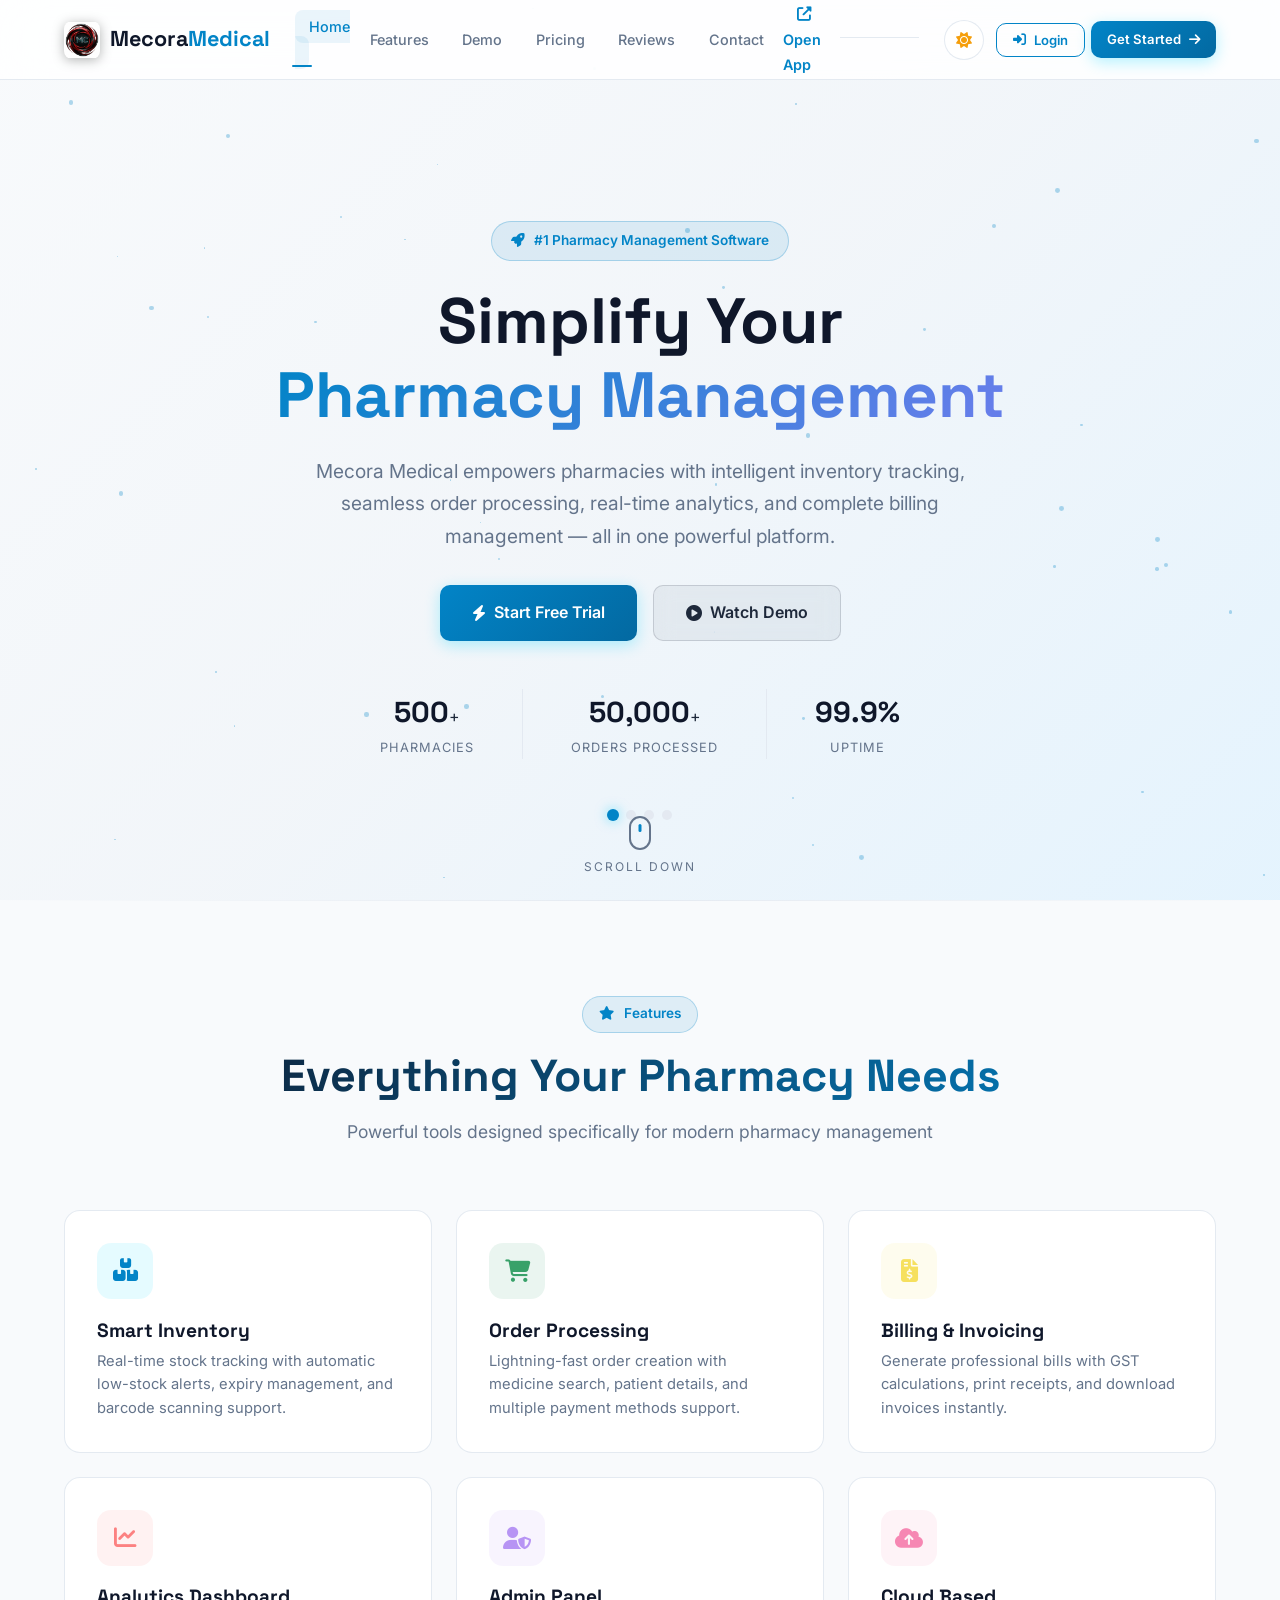
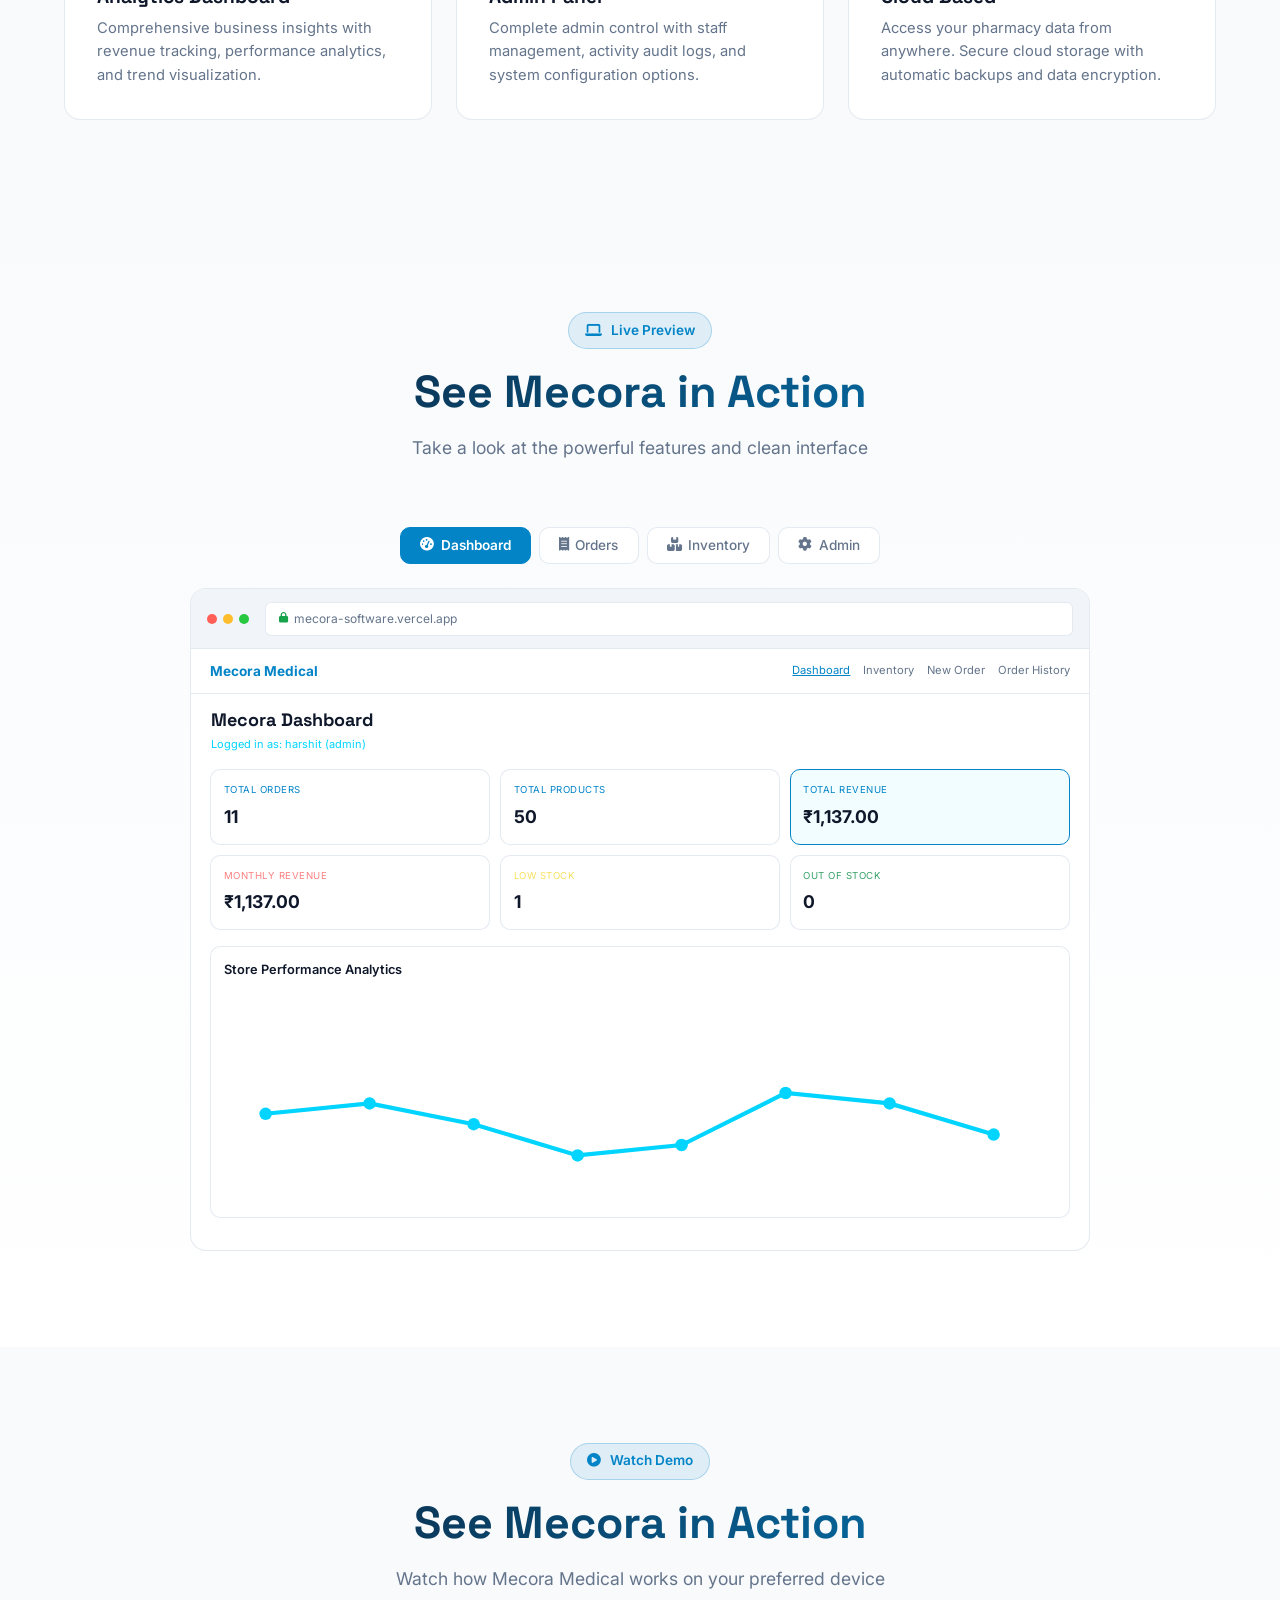
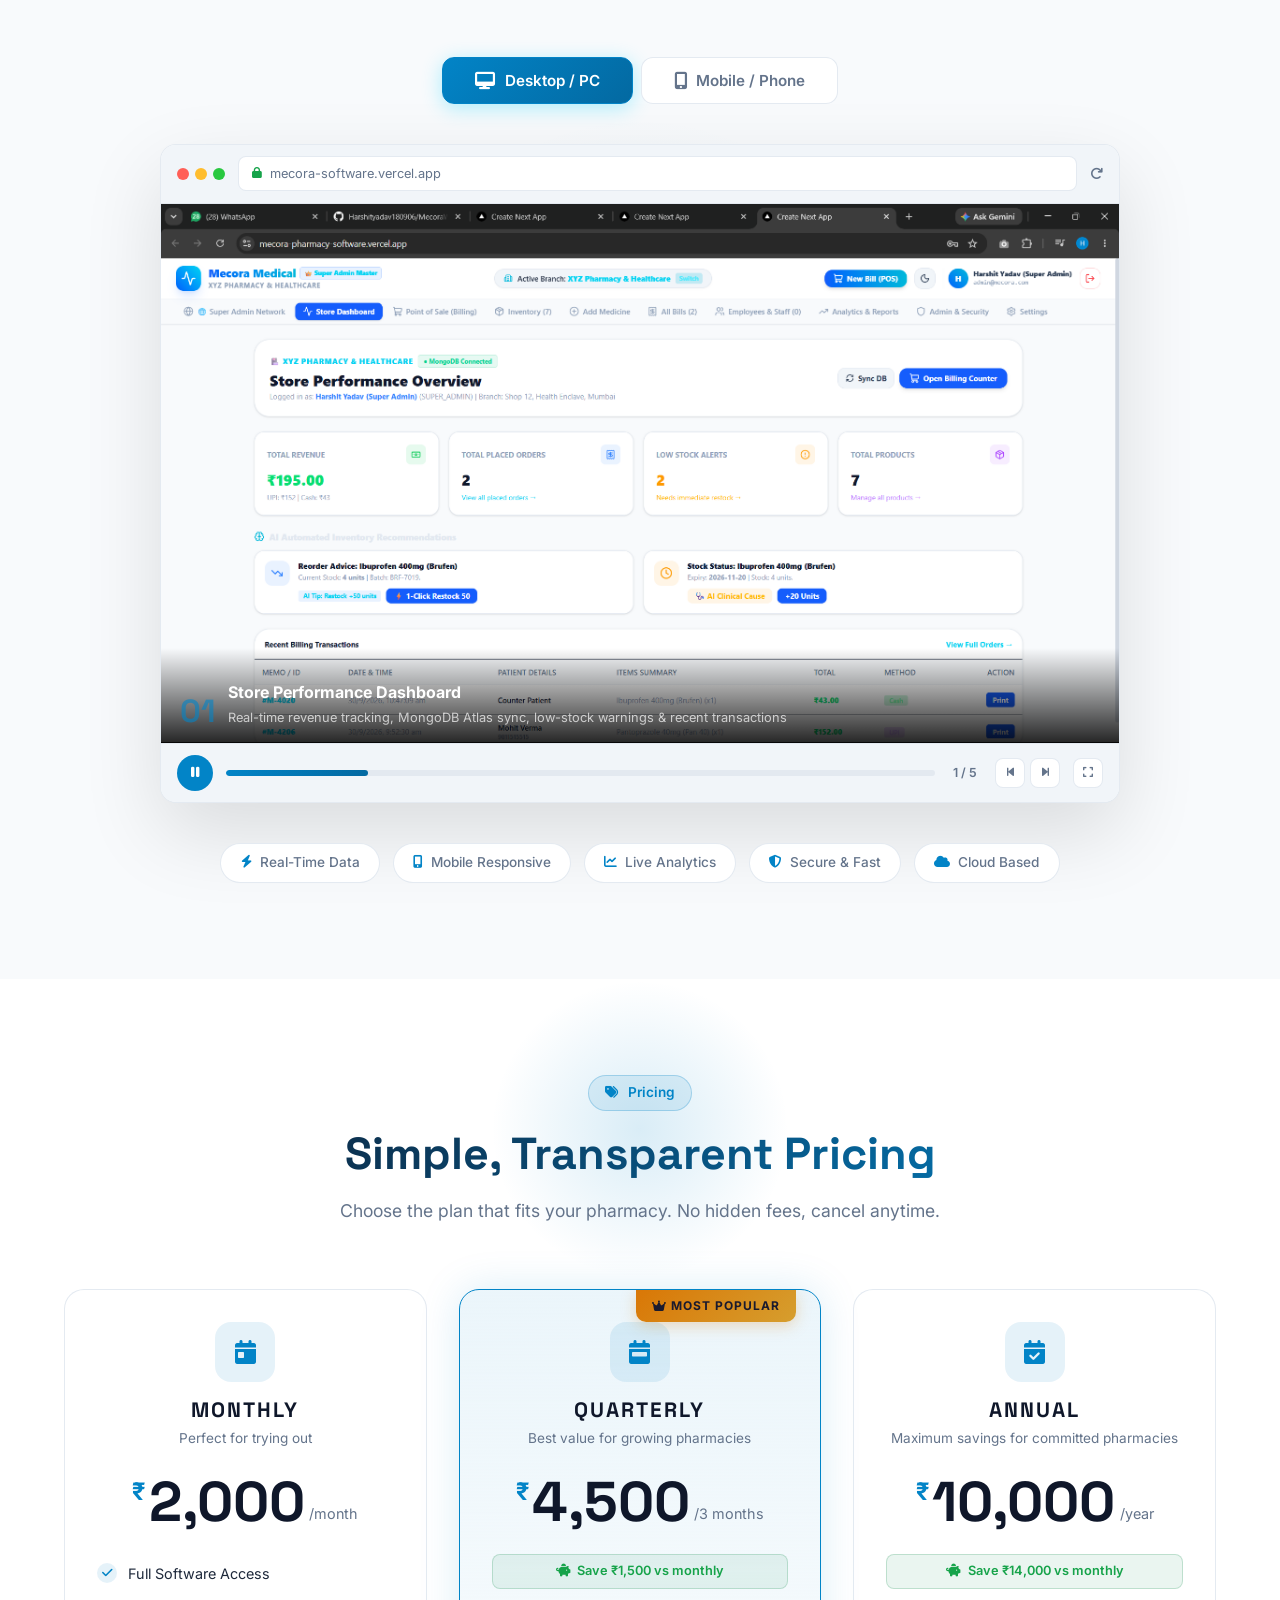
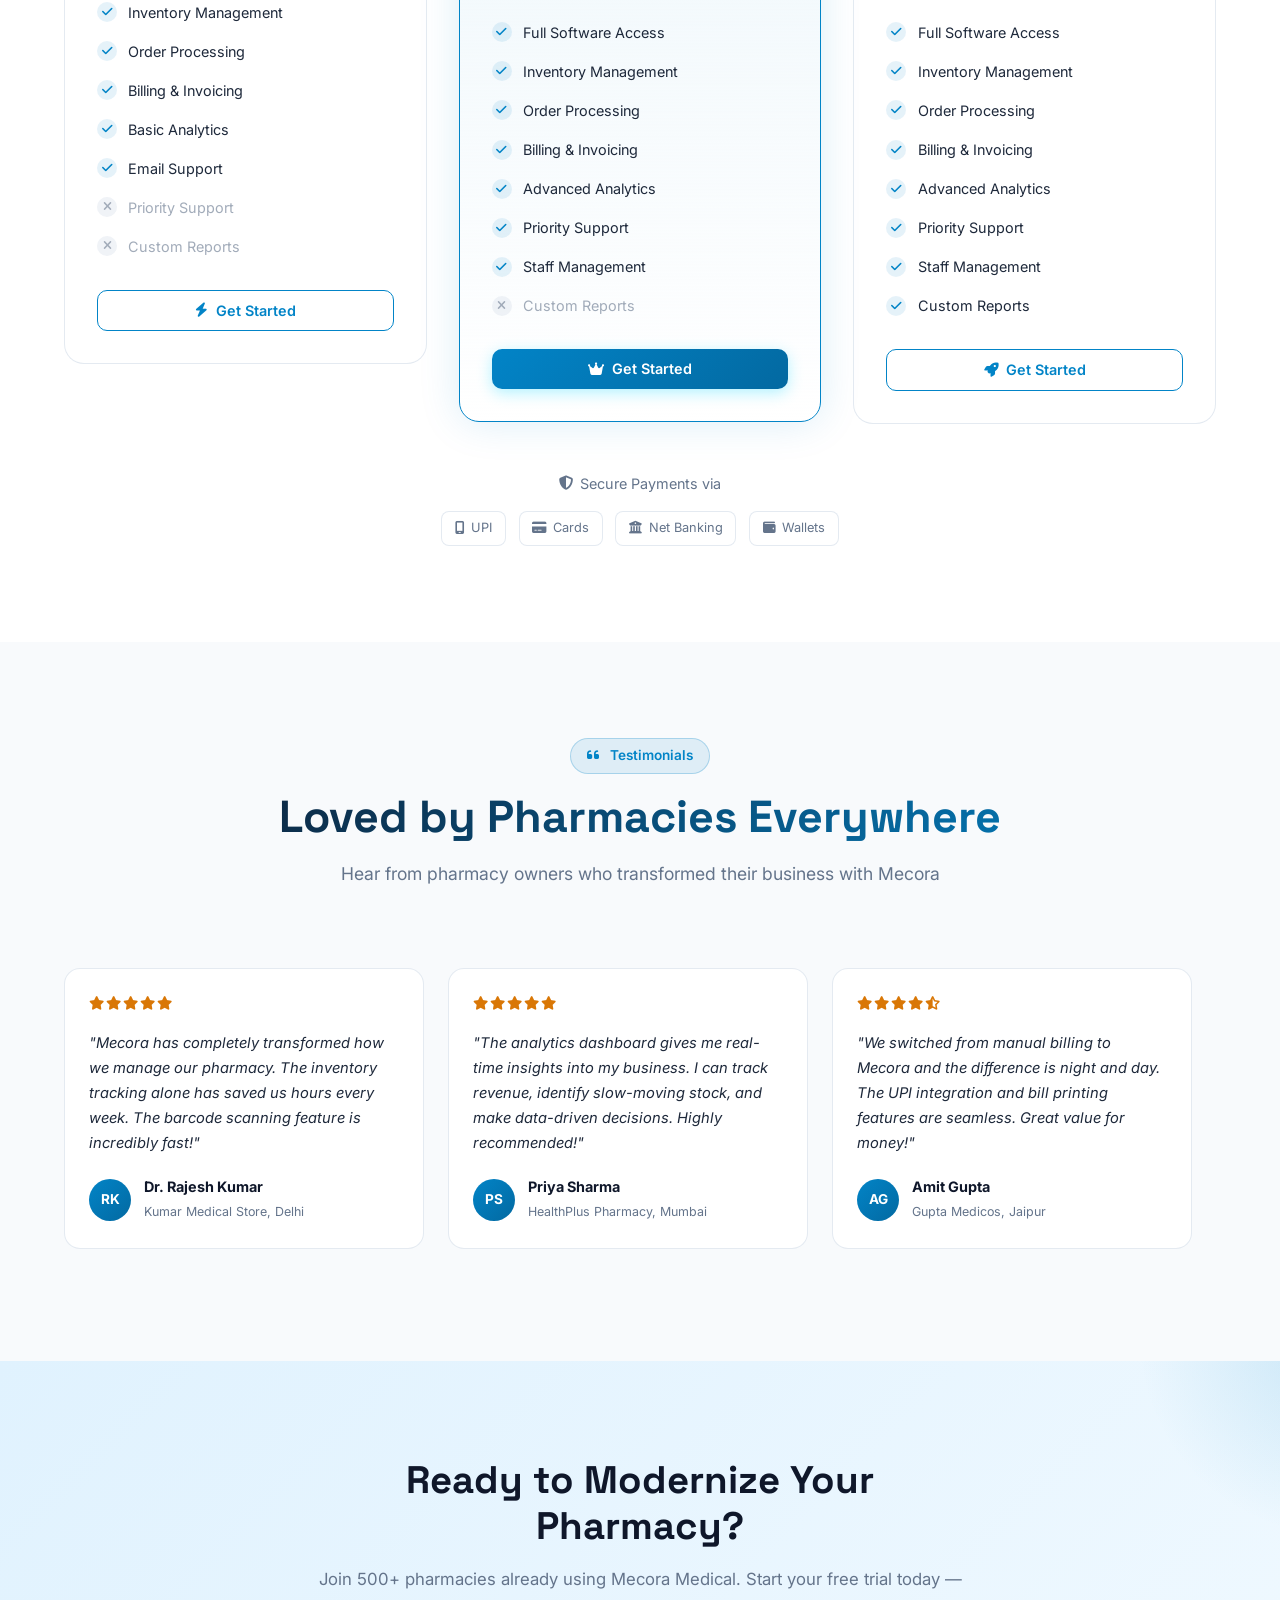
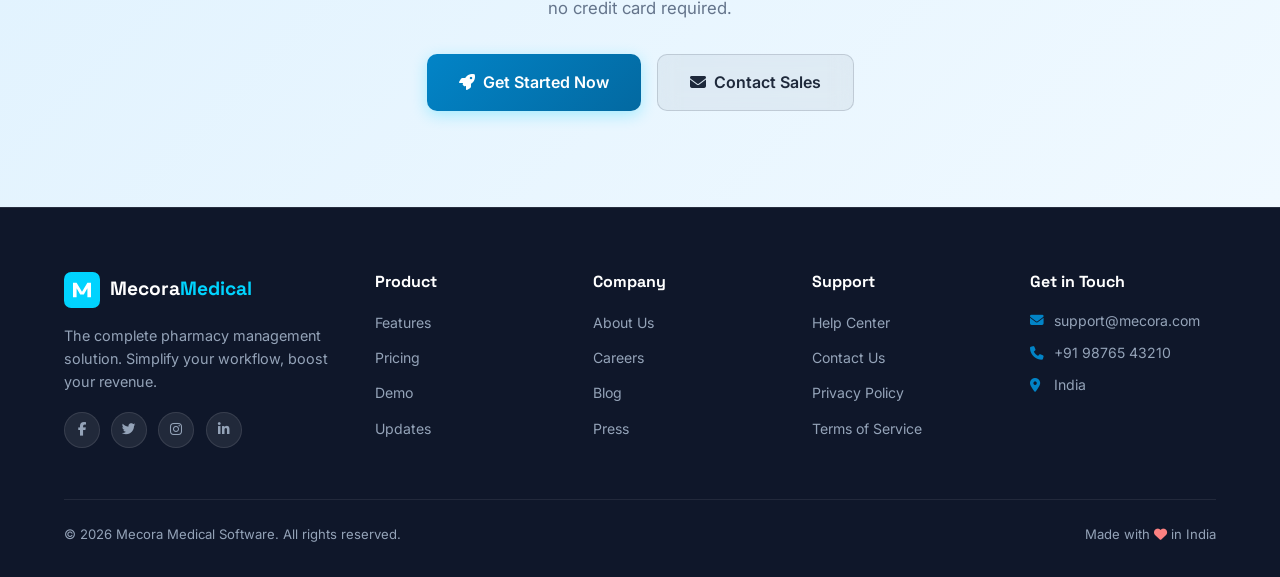
<file: index.html>
<!DOCTYPE html>
<html lang="en">
<head>
  <meta charset="UTF-8">
  <meta name="viewport" content="width=device-width, initial-scale=1.0">
  <title>Mecora Medical - Smart Pharmacy Management Software</title>
  <meta name="description" content="Mecora Medical - The complete pharmacy management solution. Manage inventory, orders, billing, and analytics with ease.">
  
  <!-- Favicon -->
  <link rel="icon" type="image/svg+xml" href="data:image/svg+xml,<svg xmlns='http://www.w3.org/2000/svg' viewBox='0 0 100 100'><rect width='100' height='100' rx='15' fill='%231a1a2e'/><text x='50' y='68' font-family='Arial' font-size='55' font-weight='bold' fill='%2300d4ff' text-anchor='middle'>M</text></svg>">
  
  <!-- Google Fonts -->
  <link rel="preconnect" href="https://fonts.googleapis.com">
  <link rel="preconnect" href="https://fonts.gstatic.com" crossorigin>
  <link href="https://fonts.googleapis.com/css2?family=Inter:wght@300;400;500;600;700;800;900&family=Space+Grotesk:wght@400;500;600;700&display=swap" rel="stylesheet">
  
  <!-- Font Awesome -->
  <link rel="stylesheet" href="https://cdnjs.cloudflare.com/ajax/libs/font-awesome/6.5.1/css/all.min.css">
  
  <!-- Razorpay Checkout -->
  <script src="https://checkout.razorpay.com/v1/checkout.js"></script>
  
  <!-- Custom CSS -->
  <link rel="stylesheet" href="css/style.css">

  <!-- Theme Init (Prevents FOUC) -->
  <script>
    (function() {
      const savedTheme = localStorage.getItem('mecora_theme');
      const prefersDark = window.matchMedia('(prefers-color-scheme: dark)').matches;
      const theme = savedTheme || (prefersDark ? 'dark' : 'light');
      document.documentElement.setAttribute('data-theme', theme);
    })();
  </script>
</head>
<body>

  <!-- ===== NAVBAR ===== -->
  <nav class="navbar">
    <div class="nav-container">
      <a href="#" class="nav-logo">
        <div class="logo-icon" style="background: transparent; display: flex; align-items: center;">
          <img src="images/logo.png" alt="Mecora Medical Logo" style="width: 38px; height: 38px; object-fit: contain; border-radius: 8px; filter: drop-shadow(0 2px 6px rgba(0,0,0,0.3));" />
        </div>
        <span class="logo-text">Mecora<span class="logo-accent">Medical</span></span>
      </a>
      
      <ul class="nav-links">
        <li><a href="#home" class="nav-link active">Home</a></li>
        <li><a href="#features" class="nav-link">Features</a></li>
        <li><a href="#demo" class="nav-link">Demo</a></li>
        <li><a href="#pricing" class="nav-link">Pricing</a></li>
        <li><a href="#testimonials" class="nav-link">Reviews</a></li>
        <li><a href="#contact" class="nav-link">Contact</a></li>
        <li><a href="https://mecora-pharmacy-software.vercel.app" target="_blank" class="nav-link" style="color: var(--accent-cyan); font-weight: 600;"><i class="fas fa-external-link-alt"></i> Open App</a></li>
        <li class="mobile-theme-item">
          <button class="theme-toggle-btn-mobile" id="themeToggleMobile" aria-label="Toggle Theme">
            <span>
              <i class="fas fa-sun theme-icon-sun"></i>
              <i class="fas fa-moon theme-icon-moon"></i>
              <span class="theme-mode-text">Dark Mode</span>
            </span>
          </button>
        </li>
        <li class="mobile-auth-item" id="mobileNavAuth">
          <!-- Dynamically populated by updateNavAuth() -->
        </li>
      </ul>
      
      <div class="nav-actions">
        <button class="theme-toggle-btn" id="themeToggle" aria-label="Toggle Light/Dark Theme" title="Toggle Light/Dark Theme">
          <i class="fas fa-sun theme-icon-sun"></i>
          <i class="fas fa-moon theme-icon-moon"></i>
        </button>
        <div id="navAuthButtons" class="nav-auth-buttons" style="display: flex; gap: 0.4rem; align-items: center;">
          <button class="btn btn-outline btn-sm btn-nav-login" onclick="showLoginModal(null, 'login')">
            <i class="fas fa-sign-in-alt"></i> Login
          </button>
          <a href="#pricing" class="btn btn-primary btn-sm btn-get-started">
            Get Started <i class="fas fa-arrow-right"></i>
          </a>
        </div>
      </div>
      
      <button class="hamburger" aria-label="Menu">
        <span></span>
        <span></span>
        <span></span>
      </button>
    </div>
  </nav>

  <!-- ===== HERO SECTION ===== -->
  <section id="home" class="hero">
    <div class="particles-container"></div>
    
    <!-- Image Slider Background -->
    <div class="hero-slider">
      <div class="hero-slide active" style="background-image: url('https://images.unsplash.com/photo-1576091160399-112ba8d25d1d?w=1920&q=80')"></div>
      <div class="hero-slide" style="background-image: url('https://images.unsplash.com/photo-1587854692152-cbe660dbde88?w=1920&q=80')"></div>
      <div class="hero-slide" style="background-image: url('https://images.unsplash.com/photo-1631549916768-4119b2e5f926?w=1920&q=80')"></div>
      <div class="hero-slide" style="background-image: url('https://images.unsplash.com/photo-1585435557343-3b092031a831?w=1920&q=80')"></div>
    </div>
    
    <div class="hero-overlay"></div>
    
    <div class="hero-content">
      <div class="hero-badge animate-on-scroll">
        <i class="fas fa-rocket"></i> #1 Pharmacy Management Software
      </div>
      <h1 class="hero-title animate-on-scroll">
        Simplify Your<br>
        <span class="gradient-text typing-text">Pharmacy Management</span>
      </h1>
      <p class="hero-subtitle animate-on-scroll">
        Mecora Medical empowers pharmacies with intelligent inventory tracking, 
        seamless order processing, real-time analytics, and complete billing management — 
        all in one powerful platform.
      </p>
      <div class="hero-cta animate-on-scroll">
        <a href="#pricing" class="btn btn-primary btn-lg pulse-btn">
          <i class="fas fa-bolt"></i> Start Free Trial
        </a>
        <a href="#demo-video" class="btn btn-glass btn-lg">
          <i class="fas fa-play-circle"></i> Watch Demo
        </a>
      </div>
      <div class="hero-stats animate-on-scroll">
        <div class="stat-item">
          <span class="stat-number counter" data-target="500">0</span>+
          <span class="stat-label">Pharmacies</span>
        </div>
        <div class="stat-divider"></div>
        <div class="stat-item">
          <span class="stat-number counter" data-target="50000">0</span>+
          <span class="stat-label">Orders Processed</span>
        </div>
        <div class="stat-divider"></div>
        <div class="stat-item">
          <span class="stat-number">99.9%</span>
          <span class="stat-label">Uptime</span>
        </div>
      </div>
    </div>
    
    <div class="slider-dots"></div>
    
    <div class="hero-scroll-indicator">
      <a href="#features">
        <div class="scroll-mouse">
          <div class="scroll-wheel"></div>
        </div>
        <span>Scroll Down</span>
      </a>
    </div>
  </section>

  <!-- ===== FEATURES SECTION ===== -->
  <section id="features" class="features-section">
    <div class="container">
      <div class="section-header animate-on-scroll">
        <span class="section-tag"><i class="fas fa-star"></i> Features</span>
        <h2 class="section-title">Everything Your Pharmacy Needs</h2>
        <p class="section-subtitle">Powerful tools designed specifically for modern pharmacy management</p>
      </div>
      
      <div class="features-grid animate-on-scroll">
        <div class="feature-card stagger-child">
          <div class="feature-icon" style="--accent: #00d4ff">
            <i class="fas fa-boxes-stacked"></i>
          </div>
          <h3>Smart Inventory</h3>
          <p>Real-time stock tracking with automatic low-stock alerts, expiry management, and barcode scanning support.</p>
        </div>
        
        <div class="feature-card stagger-child">
          <div class="feature-icon" style="--accent: #38a169">
            <i class="fas fa-cart-shopping"></i>
          </div>
          <h3>Order Processing</h3>
          <p>Lightning-fast order creation with medicine search, patient details, and multiple payment methods support.</p>
        </div>
        
        <div class="feature-card stagger-child">
          <div class="feature-icon" style="--accent: #f6e05e">
            <i class="fas fa-file-invoice-dollar"></i>
          </div>
          <h3>Billing & Invoicing</h3>
          <p>Generate professional bills with GST calculations, print receipts, and download invoices instantly.</p>
        </div>
        
        <div class="feature-card stagger-child">
          <div class="feature-icon" style="--accent: #fc8181">
            <i class="fas fa-chart-line"></i>
          </div>
          <h3>Analytics Dashboard</h3>
          <p>Comprehensive business insights with revenue tracking, performance analytics, and trend visualization.</p>
        </div>
        
        <div class="feature-card stagger-child">
          <div class="feature-icon" style="--accent: #b794f4">
            <i class="fas fa-user-shield"></i>
          </div>
          <h3>Admin Panel</h3>
          <p>Complete admin control with staff management, activity audit logs, and system configuration options.</p>
        </div>
        
        <div class="feature-card stagger-child">
          <div class="feature-icon" style="--accent: #f687b3">
            <i class="fas fa-cloud-arrow-up"></i>
          </div>
          <h3>Cloud Based</h3>
          <p>Access your pharmacy data from anywhere. Secure cloud storage with automatic backups and data encryption.</p>
        </div>
      </div>
    </div>
  </section>

  <!-- ===== DEMO / SCREENSHOTS SECTION ===== -->
  <section id="demo" class="demo-section">
    <div class="container">
      <div class="section-header animate-on-scroll">
        <span class="section-tag"><i class="fas fa-laptop"></i> Live Preview</span>
        <h2 class="section-title">See Mecora in Action</h2>
        <p class="section-subtitle">Take a look at the powerful features and clean interface</p>
      </div>
      
      <div class="demo-showcase animate-on-scroll">
        <div class="demo-tabs">
          <button class="demo-tab active" data-tab="dashboard">
            <i class="fas fa-tachometer-alt"></i> Dashboard
          </button>
          <button class="demo-tab" data-tab="orders">
            <i class="fas fa-receipt"></i> Orders
          </button>
          <button class="demo-tab" data-tab="inventory">
            <i class="fas fa-boxes-stacked"></i> Inventory
          </button>
          <button class="demo-tab" data-tab="admin">
            <i class="fas fa-cog"></i> Admin
          </button>
        </div>
        
        <div class="demo-screen">
          <div class="demo-browser-bar">
            <div class="browser-dots">
              <span class="dot red"></span>
              <span class="dot yellow"></span>
              <span class="dot green"></span>
            </div>
            <div class="browser-url">
              <i class="fas fa-lock"></i> mecora-software.vercel.app
            </div>
          </div>
          <div class="demo-content">
            <div class="demo-panel active" id="panel-dashboard">
              <div class="demo-mockup">
                <div class="mockup-header">
                  <span class="mockup-logo">Mecora Medical</span>
                  <div class="mockup-nav">
                    <span class="active">Dashboard</span>
                    <span>Inventory</span>
                    <span>New Order</span>
                    <span>Order History</span>
                  </div>
                </div>
                <h3 style="margin: 15px 20px 5px; font-size: 18px;">Mecora Dashboard</h3>
                <p style="margin: 0 20px 15px; font-size: 11px; color: #00d4ff;">Logged in as: harshit (admin)</p>
                <div class="mockup-stats">
                  <div class="mockup-stat-card">
                    <span class="mockup-stat-label">TOTAL ORDERS</span>
                    <span class="mockup-stat-value">11</span>
                  </div>
                  <div class="mockup-stat-card">
                    <span class="mockup-stat-label">TOTAL PRODUCTS</span>
                    <span class="mockup-stat-value">50</span>
                  </div>
                  <div class="mockup-stat-card highlight">
                    <span class="mockup-stat-label">TOTAL REVENUE</span>
                    <span class="mockup-stat-value">₹1,137.00</span>
                  </div>
                </div>
                <div class="mockup-stats" style="margin-top: 10px;">
                  <div class="mockup-stat-card">
                    <span class="mockup-stat-label" style="color: #fc8181;">MONTHLY REVENUE</span>
                    <span class="mockup-stat-value">₹1,137.00</span>
                  </div>
                  <div class="mockup-stat-card">
                    <span class="mockup-stat-label" style="color: #f6e05e;">LOW STOCK</span>
                    <span class="mockup-stat-value">1</span>
                  </div>
                  <div class="mockup-stat-card">
                    <span class="mockup-stat-label" style="color: #38a169;">OUT OF STOCK</span>
                    <span class="mockup-stat-value">0</span>
                  </div>
                </div>
                <div class="mockup-chart">
                  <div class="chart-title">Store Performance Analytics</div>
                  <svg viewBox="0 0 400 100" class="mini-chart">
                    <polyline points="20,60 70,55 120,65 170,80 220,75 270,50 320,55 370,70" fill="none" stroke="#00d4ff" stroke-width="2"/>
                    <circle cx="20" cy="60" r="3" fill="#00d4ff"/>
                    <circle cx="70" cy="55" r="3" fill="#00d4ff"/>
                    <circle cx="120" cy="65" r="3" fill="#00d4ff"/>
                    <circle cx="170" cy="80" r="3" fill="#00d4ff"/>
                    <circle cx="220" cy="75" r="3" fill="#00d4ff"/>
                    <circle cx="270" cy="50" r="3" fill="#00d4ff"/>
                    <circle cx="320" cy="55" r="3" fill="#00d4ff"/>
                    <circle cx="370" cy="70" r="3" fill="#00d4ff"/>
                  </svg>
                </div>
              </div>
            </div>
            <div class="demo-panel" id="panel-orders">
              <div class="demo-mockup">
                <div class="mockup-header">
                  <span class="mockup-logo">Mecora Medical</span>
                  <div class="mockup-nav">
                    <span>Dashboard</span>
                    <span>Inventory</span>
                    <span>New Order</span>
                    <span class="active">Order History</span>
                  </div>
                </div>
                <h3 style="margin: 15px 20px 10px; font-size: 16px;">All Placed Orders Dashboard</h3>
                <div class="mockup-collection-row">
                  <div class="collection-badge green"><span>CASH COLLECTION</span><strong>₹664.00</strong></div>
                  <div class="collection-badge blue"><span>UPI COLLECTION</span><strong>₹315.00</strong></div>
                  <div class="collection-badge purple"><span>CARD COLLECTION</span><strong>₹158.00</strong></div>
                  <div class="collection-badge orange"><span>TOTAL ORDERS</span><strong>11</strong></div>
                </div>
                <div class="mockup-table">
                  <div class="table-row header">
                    <span>MEMO/ID</span><span>DATE</span><span>PATIENT</span><span>TOTAL</span><span>METHOD</span>
                  </div>
                  <div class="table-row"><span>M-4206</span><span>23/9/2026</span><span>NA</span><span style="color:#00d4ff">₹152.00</span><span class="badge-upi">UPI</span></div>
                  <div class="table-row"><span>M-5508</span><span>24/7/2026</span><span>MOHIT</span><span style="color:#00d4ff">₹162.00</span><span class="badge-cash">Cash</span></div>
                  <div class="table-row"><span>M-7857</span><span>11/7/2026</span><span>HARSHIT</span><span style="color:#00d4ff">₹95.00</span><span class="badge-upi">UPI</span></div>
                  <div class="table-row"><span>M-9960</span><span>9/7/2026</span><span>JAGRATI</span><span style="color:#00d4ff">₹58.00</span><span class="badge-cash">Cash</span></div>
                </div>
              </div>
            </div>
            <div class="demo-panel" id="panel-inventory">
              <div class="demo-mockup">
                <div class="mockup-header">
                  <span class="mockup-logo">Mecora Medical</span>
                  <div class="mockup-nav">
                    <span>Dashboard</span>
                    <span class="active">Inventory</span>
                    <span>New Order</span>
                    <span>Order History</span>
                  </div>
                </div>
                <h3 style="margin: 15px 20px 10px; font-size: 16px;">Add New Product</h3>
                <div class="mockup-form">
                  <div class="form-row">
                    <div class="form-field"><label>Barcode</label><div class="field-placeholder">Type barcode and press Enter</div></div>
                  </div>
                  <div class="form-row">
                    <div class="form-field"><label>Product Name</label><div class="field-placeholder"></div></div>
                  </div>
                  <div class="form-row two-col">
                    <div class="form-field"><label>Pack</label><div class="field-placeholder">e.g. 10 tablets</div></div>
                    <div class="form-field"><label>Batch</label><div class="field-placeholder">Batch number</div></div>
                  </div>
                  <div class="form-row two-col">
                    <div class="form-field"><label>Price (₹)</label><div class="field-placeholder"></div></div>
                    <div class="form-field"><label>Stock Quantity</label><div class="field-placeholder"></div></div>
                  </div>
                  <div class="mockup-btn">Add New Product</div>
                </div>
              </div>
            </div>
            <div class="demo-panel" id="panel-admin">
              <div class="demo-mockup">
                <div class="mockup-header">
                  <span class="mockup-logo">Mecora Medical</span>
                  <div class="mockup-nav">
                    <span>Dashboard</span>
                    <span>Inventory</span>
                    <span>New Order</span>
                    <span class="active">Admin Panel</span>
                  </div>
                </div>
                <h3 style="margin: 15px 20px 5px; font-size: 16px;">Admin Dashboard</h3>
                <p style="margin: 0 20px 10px; font-size: 10px; color: #a0aec0;">Active: harshit (ADMIN)</p>
                <div class="mockup-stats">
                  <div class="mockup-stat-card"><span class="mockup-stat-label">TOTAL PRODUCTS</span><span class="mockup-stat-value">50</span></div>
                  <div class="mockup-stat-card"><span class="mockup-stat-label" style="color:#fc8181">LOW STOCK</span><span class="mockup-stat-value">1</span></div>
                  <div class="mockup-stat-card"><span class="mockup-stat-label" style="color:#38a169">OUT OF STOCK</span><span class="mockup-stat-value">0</span></div>
                </div>
                <div class="mockup-alert">
                  <h4>Stock Alerts</h4>
                  <div class="alert-item">
                    <span>Ibuprofen 400mg (Brufen)</span>
                    <span class="alert-badge">Only 5 left</span>
                    <button class="restock-btn">+ Restock</button>
                  </div>
                </div>
                <div class="mockup-audit">
                  <h4>Activity Audit Log</h4>
                  <div class="audit-entry"><span class="time">[12:31:39]</span> <span class="user">harshit</span> <span class="admin-badge">ADMIN</span> SECURITY: User "harshit" logged in</div>
                  <div class="audit-entry"><span class="time">[10:25:01]</span> <span class="user">harshit</span> <span class="admin-badge">ADMIN</span> SECURITY: User "harshit" logged in</div>
                </div>
              </div>
            </div>
          </div>
        </div>
      </div>
    </div>
  </section>

  <!-- ===== DEMO VIDEO SECTION ===== -->
  <section id="demo-video" class="demo-video-section">
    <div class="container">
      <div class="section-header animate-on-scroll">
        <span class="section-tag"><i class="fas fa-play-circle"></i> Watch Demo</span>
        <h2 class="section-title">See Mecora in Action</h2>
        <p class="section-subtitle">Watch how Mecora Medical works on your preferred device</p>
      </div>

      <!-- Device Toggle -->
      <div class="device-toggle animate-on-scroll">
        <button class="device-btn active" data-device="pc" id="btnPC">
          <i class="fas fa-desktop"></i>
          <span>Desktop / PC</span>
        </button>
        <button class="device-btn" data-device="phone" id="btnPhone">
          <i class="fas fa-mobile-alt"></i>
          <span>Mobile / Phone</span>
        </button>
      </div>

      <!-- PC Demo Player -->
      <div class="demo-player-wrapper animate-on-scroll">
        <div class="demo-player pc-player active" id="pcPlayer">
          <div class="player-frame pc-frame">
            <div class="pc-top-bar">
              <div class="pc-dots">
                <span class="pc-dot red"></span>
                <span class="pc-dot yellow"></span>
                <span class="pc-dot green"></span>
              </div>
              <div class="pc-address-bar">
                <i class="fas fa-lock"></i> mecora-software.vercel.app
              </div>
              <div class="pc-controls">
                <i class="fas fa-redo"></i>
              </div>
            </div>
            <div class="player-screen">
              <div class="video-slide active" data-index="0">
                <img src="images/demo/dashboard.png" alt="Mecora Live Store Dashboard">
                <div class="slide-caption">
                  <span class="caption-number">01</span>
                  <div>
                    <strong>Store Performance Dashboard</strong>
                    <p>Real-time revenue tracking, MongoDB Atlas sync, low-stock warnings & recent transactions</p>
                  </div>
                </div>
              </div>
              <div class="video-slide" data-index="1">
                <img src="images/demo/dashboard-chart.png" alt="AI Medicine Intelligence Modal">
                <div class="slide-caption">
                  <span class="caption-number">02</span>
                  <div>
                    <strong>AI Drug Intelligence & Substitutes</strong>
                    <p>Instant salt breakdown, clinical causes, precautions & available generic substitutes</p>
                  </div>
                </div>
              </div>
              <div class="video-slide" data-index="2">
                <img src="images/demo/orders.png" alt="POS Counter & Thermal Receipts">
                <div class="slide-caption">
                  <span class="caption-number">03</span>
                  <div>
                    <strong>POS Billing & Thermal Invoicing</strong>
                    <p>High-speed barcode checkout with split Cash/UPI support and instant 80mm receipts</p>
                  </div>
                </div>
              </div>
              <div class="video-slide" data-index="3">
                <img src="images/demo/add-product.png" alt="Live Inventory Management">
                <div class="slide-caption">
                  <span class="caption-number">04</span>
                  <div>
                    <strong>Live Inventory & Stock Control</strong>
                    <p>Batch tracking, expiry monitoring, automated stock deduction, and 1-click restock</p>
                  </div>
                </div>
              </div>
              <div class="video-slide" data-index="4">
                <img src="images/demo/admin.png" alt="Branch Staff & Roster Management">
                <div class="slide-caption">
                  <span class="caption-number">05</span>
                  <div>
                    <strong>Branch Staff Roster & Security</strong>
                    <p>Shift-scoped role controls, employee password management, edit & delete controls</p>
                  </div>
                </div>
              </div>
            </div>
            <!-- Video Controls -->
            <div class="player-controls">
              <button class="play-pause-btn" id="pcPlayBtn" title="Play / Pause">
                <i class="fas fa-pause"></i>
              </button>
              <div class="progress-bar-container">
                <div class="progress-bar" id="pcProgress"></div>
              </div>
              <div class="slide-counter"><span id="pcCurrent">1</span> / <span id="pcTotal">5</span></div>
              <div class="player-nav-btns">
                <button class="nav-prev" title="Previous"><i class="fas fa-step-backward"></i></button>
                <button class="nav-next" title="Next"><i class="fas fa-step-forward"></i></button>
              </div>
              <button class="fullscreen-btn" title="Fullscreen"><i class="fas fa-expand"></i></button>
            </div>
          </div>
        </div>

        <!-- Phone Demo Player -->
        <div class="demo-player phone-player" id="phonePlayer">
          <div class="player-frame phone-frame">
            <div class="phone-notch">
              <div class="notch-camera"></div>
            </div>
            <div class="phone-status-bar">
              <span class="phone-time">9:41</span>
              <div class="phone-status-icons">
                <i class="fas fa-signal"></i>
                <i class="fas fa-wifi"></i>
                <i class="fas fa-battery-three-quarters"></i>
              </div>
            </div>
            <div class="player-screen phone-screen">
              <div class="video-slide active" data-index="0">
                <img src="images/demo/dashboard.png" alt="Mecora Dashboard - Mobile">
                <div class="slide-caption">
                  <span class="caption-number">01</span>
                  <div>
                    <strong>Store Dashboard</strong>
                    <p>Live metrics & transactions on mobile</p>
                  </div>
                </div>
              </div>
              <div class="video-slide" data-index="1">
                <img src="images/demo/dashboard-chart.png" alt="AI Drug Intelligence - Mobile">
                <div class="slide-caption">
                  <span class="caption-number">02</span>
                  <div>
                    <strong>AI Drug Lookup</strong>
                    <p>Instant salts & brand substitutes</p>
                  </div>
                </div>
              </div>
              <div class="video-slide" data-index="2">
                <img src="images/demo/orders.png" alt="POS Invoicing - Mobile">
                <div class="slide-caption">
                  <span class="caption-number">03</span>
                  <div>
                    <strong>POS Invoicing</strong>
                    <p>Print thermal bills & track split payments</p>
                  </div>
                </div>
              </div>
              <div class="video-slide" data-index="3">
                <img src="images/demo/add-product.png" alt="Live Inventory - Mobile">
                <div class="slide-caption">
                  <span class="caption-number">04</span>
                  <div>
                    <strong>Live Inventory</strong>
                    <p>Mobile cards with 1-click restock</p>
                  </div>
                </div>
              </div>
              <div class="video-slide" data-index="4">
                <img src="images/demo/admin.png" alt="Staff Management - Mobile">
                <div class="slide-caption">
                  <span class="caption-number">05</span>
                  <div>
                    <strong>Staff Roster</strong>
                    <p>Manage employee roles & passwords</p>
                  </div>
                </div>
              </div>
            </div>
            <!-- Phone Controls -->
            <div class="player-controls phone-controls">
              <button class="play-pause-btn" id="phonePlayBtn" title="Play / Pause">
                <i class="fas fa-pause"></i>
              </button>
              <div class="progress-bar-container">
                <div class="progress-bar" id="phoneProgress"></div>
              </div>
              <div class="slide-counter"><span id="phoneCurrent">1</span> / <span id="phoneTotal">5</span></div>
              <div class="player-nav-btns">
                <button class="nav-prev" title="Previous"><i class="fas fa-step-backward"></i></button>
                <button class="nav-next" title="Next"><i class="fas fa-step-forward"></i></button>
              </div>
            </div>
            <div class="phone-home-bar"></div>
          </div>
        </div>
      </div>

      <!-- Feature Highlights under the Video -->
      <div class="demo-video-features animate-on-scroll">
        <div class="demo-feature-pill">
          <i class="fas fa-bolt"></i> Real-Time Data
        </div>
        <div class="demo-feature-pill">
          <i class="fas fa-mobile-alt"></i> Mobile Responsive
        </div>
        <div class="demo-feature-pill">
          <i class="fas fa-chart-line"></i> Live Analytics
        </div>
        <div class="demo-feature-pill">
          <i class="fas fa-shield-alt"></i> Secure & Fast
        </div>
        <div class="demo-feature-pill">
          <i class="fas fa-cloud"></i> Cloud Based
        </div>
      </div>
    </div>
  </section>

  <!-- ===== PRICING SECTION ===== -->
  <section id="pricing" class="pricing-section">
    <div class="container">
      <div class="section-header animate-on-scroll">
        <span class="section-tag"><i class="fas fa-tags"></i> Pricing</span>
        <h2 class="section-title">Simple, Transparent Pricing</h2>
        <p class="section-subtitle">Choose the plan that fits your pharmacy. No hidden fees, cancel anytime.</p>
      </div>
      
      <div class="pricing-grid animate-on-scroll">
        <!-- Monthly Plan -->
        <div class="pricing-card stagger-child">
          <div class="pricing-header">
            <div class="plan-icon">
              <i class="fas fa-calendar-day"></i>
            </div>
            <h3 class="plan-name">Monthly</h3>
            <p class="plan-desc">Perfect for trying out</p>
          </div>
          <div class="pricing-body">
            <div class="plan-price">
              <span class="currency">₹</span>
              <span class="amount">2,000</span>
              <span class="period">/month</span>
            </div>
            <ul class="plan-features">
              <li><i class="fas fa-check"></i> Full Software Access</li>
              <li><i class="fas fa-check"></i> Inventory Management</li>
              <li><i class="fas fa-check"></i> Order Processing</li>
              <li><i class="fas fa-check"></i> Billing & Invoicing</li>
              <li><i class="fas fa-check"></i> Basic Analytics</li>
              <li><i class="fas fa-check"></i> Email Support</li>
              <li class="disabled"><i class="fas fa-times"></i> Priority Support</li>
              <li class="disabled"><i class="fas fa-times"></i> Custom Reports</li>
            </ul>
          </div>
          <div class="pricing-footer">
            <button class="btn btn-outline btn-block" onclick="selectPlan('monthly')">
              <i class="fas fa-bolt"></i> Get Started
            </button>
          </div>
        </div>

        <!-- Quarterly Plan (Popular) -->
        <div class="pricing-card popular stagger-child">
          <div class="popular-badge">
            <i class="fas fa-crown"></i> Most Popular
          </div>
          <div class="pricing-header">
            <div class="plan-icon">
              <i class="fas fa-calendar-week"></i>
            </div>
            <h3 class="plan-name">Quarterly</h3>
            <p class="plan-desc">Best value for growing pharmacies</p>
          </div>
          <div class="pricing-body">
            <div class="plan-price">
              <span class="currency">₹</span>
              <span class="amount">4,500</span>
              <span class="period">/3 months</span>
            </div>
            <div class="plan-savings">
              <i class="fas fa-piggy-bank"></i> Save ₹1,500 vs monthly
            </div>
            <ul class="plan-features">
              <li><i class="fas fa-check"></i> Full Software Access</li>
              <li><i class="fas fa-check"></i> Inventory Management</li>
              <li><i class="fas fa-check"></i> Order Processing</li>
              <li><i class="fas fa-check"></i> Billing & Invoicing</li>
              <li><i class="fas fa-check"></i> Advanced Analytics</li>
              <li><i class="fas fa-check"></i> Priority Support</li>
              <li><i class="fas fa-check"></i> Staff Management</li>
              <li class="disabled"><i class="fas fa-times"></i> Custom Reports</li>
            </ul>
          </div>
          <div class="pricing-footer">
            <button class="btn btn-primary btn-block pulse-btn" onclick="selectPlan('quarterly')">
              <i class="fas fa-crown"></i> Get Started
            </button>
          </div>
        </div>

        <!-- Annual Plan -->
        <div class="pricing-card stagger-child">
          <div class="pricing-header">
            <div class="plan-icon">
              <i class="fas fa-calendar-check"></i>
            </div>
            <h3 class="plan-name">Annual</h3>
            <p class="plan-desc">Maximum savings for committed pharmacies</p>
          </div>
          <div class="pricing-body">
            <div class="plan-price">
              <span class="currency">₹</span>
              <span class="amount">10,000</span>
              <span class="period">/year</span>
            </div>
            <div class="plan-savings">
              <i class="fas fa-piggy-bank"></i> Save ₹14,000 vs monthly
            </div>
            <ul class="plan-features">
              <li><i class="fas fa-check"></i> Full Software Access</li>
              <li><i class="fas fa-check"></i> Inventory Management</li>
              <li><i class="fas fa-check"></i> Order Processing</li>
              <li><i class="fas fa-check"></i> Billing & Invoicing</li>
              <li><i class="fas fa-check"></i> Advanced Analytics</li>
              <li><i class="fas fa-check"></i> Priority Support</li>
              <li><i class="fas fa-check"></i> Staff Management</li>
              <li><i class="fas fa-check"></i> Custom Reports</li>
            </ul>
          </div>
          <div class="pricing-footer">
            <button class="btn btn-outline btn-block" onclick="selectPlan('annual')">
              <i class="fas fa-rocket"></i> Get Started
            </button>
          </div>
        </div>
      </div>
      
      <div class="pricing-footer-note animate-on-scroll">
        <div class="payment-methods">
          <span><i class="fas fa-shield-halved"></i> Secure Payments via</span>
          <div class="payment-icons">
            <div class="payment-icon-badge"><i class="fas fa-mobile-screen"></i> UPI</div>
            <div class="payment-icon-badge"><i class="fas fa-credit-card"></i> Cards</div>
            <div class="payment-icon-badge"><i class="fas fa-university"></i> Net Banking</div>
            <div class="payment-icon-badge"><i class="fas fa-wallet"></i> Wallets</div>
          </div>
        </div>
      </div>
    </div>
  </section>

  <!-- ===== TESTIMONIALS SECTION ===== -->
  <section id="testimonials" class="testimonials-section">
    <div class="container">
      <div class="section-header animate-on-scroll">
        <span class="section-tag"><i class="fas fa-quote-left"></i> Testimonials</span>
        <h2 class="section-title">Loved by Pharmacies Everywhere</h2>
        <p class="section-subtitle">Hear from pharmacy owners who transformed their business with Mecora</p>
      </div>
      
      <div class="testimonials-slider animate-on-scroll">
        <div class="testimonial-track">
          <div class="testimonial-card stagger-child">
            <div class="testimonial-stars">
              <i class="fas fa-star"></i><i class="fas fa-star"></i><i class="fas fa-star"></i><i class="fas fa-star"></i><i class="fas fa-star"></i>
            </div>
            <p class="testimonial-text">"Mecora has completely transformed how we manage our pharmacy. The inventory tracking alone has saved us hours every week. The barcode scanning feature is incredibly fast!"</p>
            <div class="testimonial-author">
              <div class="author-avatar">RK</div>
              <div class="author-info">
                <strong>Dr. Rajesh Kumar</strong>
                <span>Kumar Medical Store, Delhi</span>
              </div>
            </div>
          </div>
          
          <div class="testimonial-card stagger-child">
            <div class="testimonial-stars">
              <i class="fas fa-star"></i><i class="fas fa-star"></i><i class="fas fa-star"></i><i class="fas fa-star"></i><i class="fas fa-star"></i>
            </div>
            <p class="testimonial-text">"The analytics dashboard gives me real-time insights into my business. I can track revenue, identify slow-moving stock, and make data-driven decisions. Highly recommended!"</p>
            <div class="testimonial-author">
              <div class="author-avatar">PS</div>
              <div class="author-info">
                <strong>Priya Sharma</strong>
                <span>HealthPlus Pharmacy, Mumbai</span>
              </div>
            </div>
          </div>
          
          <div class="testimonial-card stagger-child">
            <div class="testimonial-stars">
              <i class="fas fa-star"></i><i class="fas fa-star"></i><i class="fas fa-star"></i><i class="fas fa-star"></i><i class="fas fa-star-half-alt"></i>
            </div>
            <p class="testimonial-text">"We switched from manual billing to Mecora and the difference is night and day. The UPI integration and bill printing features are seamless. Great value for money!"</p>
            <div class="testimonial-author">
              <div class="author-avatar">AG</div>
              <div class="author-info">
                <strong>Amit Gupta</strong>
                <span>Gupta Medicos, Jaipur</span>
              </div>
            </div>
          </div>
          
          <div class="testimonial-card stagger-child">
            <div class="testimonial-stars">
              <i class="fas fa-star"></i><i class="fas fa-star"></i><i class="fas fa-star"></i><i class="fas fa-star"></i><i class="fas fa-star"></i>
            </div>
            <p class="testimonial-text">"The admin panel and staff management features are excellent. I can track every action, manage multiple staff members, and keep my pharmacy running smoothly even when I'm not there."</p>
            <div class="testimonial-author">
              <div class="author-avatar">SP</div>
              <div class="author-info">
                <strong>Suresh Patel</strong>
                <span>Lifeline Pharmacy, Ahmedabad</span>
              </div>
            </div>
          </div>
        </div>
      </div>
    </div>
  </section>

  <!-- ===== CTA SECTION ===== -->
  <section class="cta-section">
    <div class="container">
      <div class="cta-content animate-on-scroll">
        <h2>Ready to Modernize Your Pharmacy?</h2>
        <p>Join 500+ pharmacies already using Mecora Medical. Start your free trial today — no credit card required.</p>
        <div class="cta-buttons">
          <a href="#pricing" class="btn btn-primary btn-lg">
            <i class="fas fa-rocket"></i> Get Started Now
          </a>
          <a href="mailto:support@mecora.com" class="btn btn-glass btn-lg">
            <i class="fas fa-envelope"></i> Contact Sales
          </a>
        </div>
      </div>
    </div>
  </section>

  <!-- ===== FOOTER ===== -->
  <footer id="contact" class="footer">
    <div class="container">
      <div class="footer-grid">
        <div class="footer-brand">
          <div class="footer-logo">
            <svg viewBox="0 0 40 40" fill="none" xmlns="http://www.w3.org/2000/svg">
              <rect width="40" height="40" rx="8" fill="url(#footer-logo-gradient)"/>
              <path d="M10 28V12h4l6 10 6-10h4v16h-4V18l-4 7h-4l-4-7v10h-4z" fill="white"/>
              <defs>
                <linearGradient id="footer-logo-gradient" x1="0" y1="0" x2="40" y2="40">
                  <stop stop-color="#00d4ff"/>
                  <stop offset="1" stop-color="#0099cc"/>
                </linearGradient>
              </defs>
            </svg>
            <span>Mecora<span style="color: #00d4ff;">Medical</span></span>
          </div>
          <p>The complete pharmacy management solution. Simplify your workflow, boost your revenue.</p>
          <div class="social-links">
            <a href="#" aria-label="Facebook"><i class="fab fa-facebook-f"></i></a>
            <a href="#" aria-label="Twitter"><i class="fab fa-twitter"></i></a>
            <a href="#" aria-label="Instagram"><i class="fab fa-instagram"></i></a>
            <a href="#" aria-label="LinkedIn"><i class="fab fa-linkedin-in"></i></a>
          </div>
        </div>
        
        <div class="footer-links">
          <h4>Product</h4>
          <ul>
            <li><a href="#features">Features</a></li>
            <li><a href="#pricing">Pricing</a></li>
            <li><a href="#demo">Demo</a></li>
            <li><a href="#">Updates</a></li>
          </ul>
        </div>
        
        <div class="footer-links">
          <h4>Company</h4>
          <ul>
            <li><a href="#">About Us</a></li>
            <li><a href="#">Careers</a></li>
            <li><a href="#">Blog</a></li>
            <li><a href="#">Press</a></li>
          </ul>
        </div>
        
        <div class="footer-links">
          <h4>Support</h4>
          <ul>
            <li><a href="#">Help Center</a></li>
            <li><a href="#">Contact Us</a></li>
            <li><a href="#">Privacy Policy</a></li>
            <li><a href="#">Terms of Service</a></li>
          </ul>
        </div>
        
        <div class="footer-contact">
          <h4>Get in Touch</h4>
          <ul>
            <li><i class="fas fa-envelope"></i> support@mecora.com</li>
            <li><i class="fas fa-phone"></i> +91 98765 43210</li>
            <li><i class="fas fa-map-marker-alt"></i> India</li>
          </ul>
        </div>
      </div>
      
      <div class="footer-bottom">
        <p>&copy; 2026 Mecora Medical Software. All rights reserved.</p>
        <p>Made with <i class="fas fa-heart" style="color: #fc8181;"></i> in India</p>
      </div>
    </div>
  </footer>

  <!-- ===== AUTH MODAL (Login/Signup) ===== -->
  <div class="modal-overlay" id="authModal">
    <div class="modal-container auth-modal">
      <button class="modal-close" onclick="closeAuthModal()">
        <i class="fas fa-times"></i>
      </button>
      
      <div class="modal-header">
        <div class="modal-logo">
          <svg viewBox="0 0 40 40" fill="none" xmlns="http://www.w3.org/2000/svg">
            <rect width="40" height="40" rx="8" fill="url(#modal-logo-gradient)"/>
            <path d="M10 28V12h4l6 10 6-10h4v16h-4V18l-4 7h-4l-4-7v10h-4z" fill="white"/>
            <defs>
              <linearGradient id="modal-logo-gradient" x1="0" y1="0" x2="40" y2="40">
                <stop stop-color="#00d4ff"/>
                <stop offset="1" stop-color="#0099cc"/>
              </linearGradient>
            </defs>
          </svg>
        </div>
        <h2 id="authModalTitle">Welcome to Mecora</h2>
        <p id="authModalSubtitle">Sign in or create an account to proceed</p>
      </div>

      <!-- Notice when purchasing plan without signup -->
      <div class="auth-notice" id="authNotice" style="display: none;">
        <i class="fas fa-user-lock"></i>
        <div>
          <strong>Account Required:</strong> You must sign up and register your details first before you can purchase and activate your subscription.
        </div>
      </div>
      
      <div class="auth-tabs">
        <button class="auth-tab" data-tab="signup" onclick="switchAuthTab('signup')">Sign Up (New Customer)</button>
        <button class="auth-tab active" data-tab="login" onclick="switchAuthTab('login')">Login (Existing / Admin)</button>
      </div>
      
      <!-- Login Form -->
      <form class="auth-form active" id="loginForm" onsubmit="handleLogin(event)">
        <div class="form-group">
          <label for="loginEmail"><i class="fas fa-envelope"></i> Email Address</label>
          <input type="email" id="loginEmail" placeholder="Enter your email" required autocomplete="email">
        </div>
        <div class="form-group">
          <label for="loginPassword"><i class="fas fa-lock"></i> Password</label>
          <input type="password" id="loginPassword" placeholder="Enter your password" required autocomplete="current-password">
        </div>
        <button type="submit" class="btn btn-primary btn-block">
          <i class="fas fa-sign-in-alt"></i> Login
        </button>
        <p style="margin-top: 1rem; text-align: center; font-size: 0.85rem; color: var(--text-muted);">
          Don't have an account yet? 
          <a href="javascript:void(0)" onclick="switchAuthTab('signup')" style="color: var(--accent-cyan); font-weight: 600;">Sign up first &rarr;</a>
        </p>
        <div style="margin-top: 1rem; padding: 0.6rem 0.8rem; background: rgba(245, 158, 11, 0.08); border: 1px dashed rgba(245, 158, 11, 0.3); border-radius: 8px; font-size: 0.76rem; color: var(--text-muted); text-align: center;">
          <i class="fas fa-crown" style="color: #f59e0b;"></i> <strong>Admin Access:</strong> Logging in as Admin automatically opens the Customer Payments & Contact Directory.
        </div>
      </form>
      
      <!-- Signup Form -->
      <form class="auth-form" id="signupForm" onsubmit="handleSignup(event)">
        <div class="form-group">
          <label for="signupName"><i class="fas fa-user"></i> Full Name</label>
          <input type="text" id="signupName" placeholder="Enter your full name" required autocomplete="name">
        </div>
        <div class="form-group">
          <label for="signupEmail"><i class="fas fa-envelope"></i> Email Address</label>
          <input type="email" id="signupEmail" placeholder="Enter your email" required autocomplete="email">
        </div>
        <div class="form-group">
          <label for="signupPhone"><i class="fas fa-phone"></i> Phone Number</label>
          <input type="tel" id="signupPhone" placeholder="Enter your 10-digit mobile number" required autocomplete="tel">
        </div>
        <div class="form-group">
          <label for="signupPassword"><i class="fas fa-lock"></i> Password</label>
          <input type="password" id="signupPassword" placeholder="Create a secure password" required minlength="6" autocomplete="new-password">
        </div>
        <button type="submit" class="btn btn-primary btn-block">
          <i class="fas fa-user-plus"></i> Create Account & Proceed
        </button>
        <p style="margin-top: 1rem; text-align: center; font-size: 0.85rem; color: var(--text-muted);">
          Already signed up? 
          <a href="javascript:void(0)" onclick="switchAuthTab('login')" style="color: var(--accent-cyan); font-weight: 600;">Login here &rarr;</a>
        </p>
      </form>
    </div>
  </div>

  <!-- ===== ADMIN DASHBOARD & VERIFICATION PORTAL ===== -->
  <div class="modal-overlay" id="adminModal">
    <div class="modal-container admin-modal-container">
      <button class="modal-close" onclick="closeAdminModal()">
        <i class="fas fa-times"></i>
      </button>

      <!-- Admin Header -->
      <div class="admin-header">
        <div class="admin-header-title">
          <div class="admin-badge-icon">
            <i class="fas fa-crown"></i>
          </div>
          <div class="admin-title-text">
            <h2>Mecora Admin Portal <span class="admin-db-status"><span class="pulse-dot"></span> Live MongoDB Atlas</span></h2>
            <p>Customer Directory, Order Verification & Instant Contact Actions</p>
          </div>
        </div>
        <div class="admin-header-actions">
          <button class="admin-btn admin-btn-refresh" onclick="loadAdminPayments(true)" title="Refresh database records">
            <i class="fas fa-sync-alt" id="adminRefreshIcon"></i> Refresh
          </button>
          <button class="admin-btn admin-btn-csv" onclick="exportAdminPaymentsCSV()" title="Download CSV Report">
            <i class="fas fa-file-csv"></i> Export CSV
          </button>
          <button class="admin-btn admin-btn-close" onclick="closeAdminModal()">
            <i class="fas fa-times"></i> Close
          </button>
        </div>
      </div>

      <!-- Admin KPIs -->
      <div class="admin-kpis">
        <div class="admin-kpi-card kpi-revenue">
          <div class="admin-kpi-icon"><i class="fas fa-rupee-sign"></i></div>
          <div class="admin-kpi-info">
            <h4 id="adminKpiRevenue">₹0</h4>
            <span>Total Revenue</span>
          </div>
        </div>
        <div class="admin-kpi-card kpi-orders">
          <div class="admin-kpi-icon"><i class="fas fa-receipt"></i></div>
          <div class="admin-kpi-info">
            <h4 id="adminKpiOrders">0</h4>
            <span>Paid Subscriptions</span>
          </div>
        </div>
        <div class="admin-kpi-card kpi-customers">
          <div class="admin-kpi-icon"><i class="fas fa-users"></i></div>
          <div class="admin-kpi-info">
            <h4 id="adminKpiCustomers">0</h4>
            <span>Unique Customers</span>
          </div>
        </div>
        <div class="admin-kpi-card kpi-latest">
          <div class="admin-kpi-icon"><i class="fas fa-clock"></i></div>
          <div class="admin-kpi-info">
            <h4 id="adminKpiLatest">-</h4>
            <span>Latest Order</span>
          </div>
        </div>
      </div>

      <!-- Admin Search and Filters Toolbar -->
      <div class="admin-toolbar">
        <div class="admin-search-box">
          <i class="fas fa-search"></i>
          <input type="text" id="adminSearchInput" oninput="filterAdminPayments()" placeholder="🔍 Search customer name, phone, email, order ID...">
        </div>
        <div class="admin-filter-pills">
          <button class="admin-filter-pill active" data-filter="all" onclick="setAdminPlanFilter('all')">All (<span id="countAll">0</span>)</button>
          <button class="admin-filter-pill" data-filter="quarterly" onclick="setAdminPlanFilter('quarterly')">Quarterly (<span id="countQuarterly">0</span>)</button>
          <button class="admin-filter-pill" data-filter="annual" onclick="setAdminPlanFilter('annual')">Annual (<span id="countAnnual">0</span>)</button>
          <button class="admin-filter-pill" data-filter="monthly" onclick="setAdminPlanFilter('monthly')">Monthly (<span id="countMonthly">0</span>)</button>
        </div>
      </div>

      <!-- Payments Table -->
      <div class="admin-table-container">
        <table class="admin-payments-table">
          <thead>
            <tr>
              <th>Customer</th>
              <th>Direct Contact</th>
              <th>Plan</th>
              <th>Amount</th>
              <th>Date & Time</th>
              <th>Status</th>
              <th>IDs</th>
            </tr>
          </thead>
          <tbody id="adminPaymentsTableBody">
            <tr>
              <td colspan="7" style="text-align: center; padding: 2.5rem; color: var(--text-muted);">
                <i class="fas fa-spinner fa-spin" style="margin-right: 0.5rem; color: var(--accent-cyan);"></i> Loading customer records from MongoDB...
              </td>
            </tr>
          </tbody>
        </table>
      </div>
    </div>
  </div>

  <!-- ===== SUCCESS MODAL ===== -->
  <div class="modal-overlay" id="successModal">
    <div class="confetti-container"></div>
    <div class="modal-container success-modal">
      <div class="success-icon">
        <svg viewBox="0 0 100 100" fill="none">
          <circle cx="50" cy="50" r="45" stroke="#38a169" stroke-width="4" fill="rgba(56, 161, 105, 0.1)"/>
          <path d="M30 50 L45 65 L70 35" stroke="#38a169" stroke-width="5" stroke-linecap="round" stroke-linejoin="round" class="check-path"/>
        </svg>
      </div>
      <h2>Payment Successful! 🎉</h2>
      <p>Thank you for subscribing to Mecora Medical</p>
      
      <div class="success-details">
        <div class="detail-row">
          <span>Plan:</span>
          <strong id="successPlan"></strong>
        </div>
        <div class="detail-row">
          <span>Amount:</span>
          <strong id="successAmount" class="amount-highlight"></strong>
        </div>
        <div class="detail-row">
          <span>Payment ID:</span>
          <strong id="successPaymentId" class="payment-id"></strong>
        </div>
        <div class="detail-row">
          <span>Date:</span>
          <strong id="successDate"></strong>
        </div>
      </div>
      
      <div class="success-message">
        <i class="fas fa-headset" style="color: var(--accent-cyan);"></i>
        <p>Order Confirmed! Our team has received your subscription and will contact you directly on your registered contact details to configure and set up your software.</p>
      </div>
      
      <div class="success-actions" style="margin-top: 1.2rem;">
        <button class="btn btn-primary btn-block btn-lg" onclick="closeSuccessModal()">
          <i class="fas fa-check"></i> Done
        </button>
      </div>
    </div>
  </div>

  <!-- ===== LOADING OVERLAY ===== -->
  <div id="loadingOverlay" class="loading-overlay">
    <div class="loading-content">
      <div class="loading-spinner"></div>
      <p class="loading-message">Processing...</p>
    </div>
  </div>

  <!-- ===== TOAST CONTAINER ===== -->
  <div id="toastContainer" class="toast-container"></div>

  <!-- Demo tab switching script (inline for quick load) -->
  <script>
    document.addEventListener('DOMContentLoaded', () => {
      document.querySelectorAll('.demo-tab').forEach(tab => {
        tab.addEventListener('click', () => {
          document.querySelectorAll('.demo-tab').forEach(t => t.classList.remove('active'));
          document.querySelectorAll('.demo-panel').forEach(p => p.classList.remove('active'));
          tab.classList.add('active');
          document.getElementById(`panel-${tab.dataset.tab}`).classList.add('active');
        });
      });
    });
  </script>

  <!-- Main JavaScript -->
  <script src="js/main.js"></script>
</body>
</html>
</file>
<file: css/style.css>
/* 
  Mecora Medical Software - Landing Page & Pricing Stylesheet
  Themes: Dark (default) & Light Mode with Theme Persistence
*/

/* ==========================================================================
   1. CSS Variables & Reset
   ========================================================================== */
:root {
  /* Default: Dark Theme */
  --bg-primary: #1a1a2e;
  --bg-secondary: #16213e;
  --bg-tertiary: #0f3460;
  --bg-elevated: #1e293b;

  --accent-cyan: #00d4ff;
  --accent-cyan-dark: #0099cc;
  --accent-green: #38a169;
  --accent-gold: #f6e05e;

  --text-light: #e2e8f0;
  --text-muted: #a0aec0;
  --text-dark: #1a202c;
  --heading-color: #ffffff;

  --card-bg: rgba(255, 255, 255, 0.05);
  --card-border: rgba(255, 255, 255, 0.1);
  --card-glow: rgba(0, 212, 255, 0.2);
  --gold-glow: rgba(246, 224, 94, 0.4);

  --nav-bg: rgba(26, 26, 46, 0.7);
  --nav-bg-scrolled: rgba(22, 33, 62, 0.95);
  --nav-border: rgba(255, 255, 255, 0.06);

  --hero-overlay: linear-gradient(
    135deg,
    rgba(26, 26, 46, 0.92) 0%,
    rgba(22, 33, 62, 0.85) 50%,
    rgba(15, 52, 96, 0.80) 100%
  );

  --input-bg: rgba(255, 255, 255, 0.05);
  --input-border: rgba(255, 255, 255, 0.1);
  --input-text: #ffffff;
  --input-placeholder: rgba(255, 255, 255, 0.3);

  --modal-bg: #16213e;
  --modal-overlay-bg: rgba(11, 15, 25, 0.85);

  --footer-bg: #0b0f19;
  --footer-border: rgba(255, 255, 255, 0.08);

  --cta-bg: linear-gradient(135deg, var(--bg-tertiary), var(--bg-secondary));

  /* Typography */
  --font-primary: 'Inter', -apple-system, BlinkMacSystemFont, 'Segoe UI', Roboto, sans-serif;
  --font-heading: 'Space Grotesk', -apple-system, BlinkMacSystemFont, 'Segoe UI', Roboto, sans-serif;

  /* Spacing */
  --spacing-xs: 0.5rem;
  --spacing-sm: 1rem;
  --spacing-md: 2rem;
  --spacing-lg: 4rem;
  --spacing-xl: 6rem;

  /* Transitions */
  --transition-fast: 0.2s ease;
  --transition-normal: 0.3s ease-in-out;
  --transition-slow: 0.5s ease-in-out;
  --transition-bounce: 0.5s cubic-bezier(0.68, -0.55, 0.265, 1.55);

  /* Layout */
  --max-width: 1200px;
  --header-height: 80px;
}

/* ==========================================================================
   Light Theme
   ========================================================================== */
[data-theme="light"] {
  --bg-primary: #f8fafc;
  --bg-secondary: #ffffff;
  --bg-tertiary: #f1f5f9;
  --bg-elevated: #ffffff;

  --accent-cyan: #0284c7;
  --accent-cyan-dark: #0369a1;
  --accent-green: #16a34a;
  --accent-gold: #d97706;

  --text-light: #1e293b;
  --text-muted: #64748b;
  --text-dark: #0f172a;
  --heading-color: #0f172a;

  --card-bg: rgba(255, 255, 255, 0.95);
  --card-border: rgba(226, 232, 240, 0.9);
  --card-glow: rgba(2, 132, 199, 0.15);
  --gold-glow: rgba(217, 119, 6, 0.25);

  --nav-bg: rgba(255, 255, 255, 0.85);
  --nav-bg-scrolled: rgba(255, 255, 255, 0.98);
  --nav-border: rgba(226, 232, 240, 0.9);

  --hero-overlay: linear-gradient(
    135deg,
    rgba(248, 250, 252, 0.92) 0%,
    rgba(241, 245, 249, 0.88) 50%,
    rgba(224, 242, 254, 0.82) 100%
  );

  --input-bg: #f8fafc;
  --input-border: #cbd5e1;
  --input-text: #0f172a;
  --input-placeholder: #94a3b8;

  --modal-bg: #ffffff;
  --modal-overlay-bg: rgba(15, 23, 42, 0.65);

  --footer-bg: #0f172a;
  --footer-border: rgba(255, 255, 255, 0.1);

  --cta-bg: linear-gradient(135deg, #e0f2fe, #f0f9ff);
}

/* Theme Transition Smoother */
html.theme-transition,
html.theme-transition *,
html.theme-transition *::before,
html.theme-transition *::after {
  transition: background-color 0.3s ease, border-color 0.3s ease, color 0.3s ease, box-shadow 0.3s ease !important;
}

*, *::before, *::after {
  box-sizing: border-box;
  margin: 0;
  padding: 0;
}

html {
  scroll-behavior: smooth;
  font-size: 16px;
}

body {
  font-family: var(--font-primary);
  background-color: var(--bg-primary);
  color: var(--text-light);
  line-height: 1.6;
  overflow-x: hidden;
  -webkit-font-smoothing: antialiased;
  transition: background-color var(--transition-normal), color var(--transition-normal);
}

h1, h2, h3, h4, h5, h6 {
  font-family: var(--font-heading);
  font-weight: 700;
  line-height: 1.2;
  color: var(--heading-color);
  transition: color var(--transition-normal);
}

a {
  color: var(--accent-cyan);
  text-decoration: none;
  transition: color var(--transition-fast);
}

a:hover {
  color: var(--accent-cyan-dark);
}

ul { list-style: none; }

img {
  max-width: 100%;
  height: auto;
  display: block;
}

.container {
  width: 100%;
  max-width: var(--max-width);
  margin: 0 auto;
  padding: 0 1.5rem;
}

/* ==========================================================================
   2. Theme Toggle Buttons
   ========================================================================== */
.theme-toggle-btn {
  width: 40px;
  height: 40px;
  border-radius: 50%;
  border: 1px solid var(--card-border);
  background: var(--card-bg);
  color: var(--text-light);
  display: inline-flex;
  align-items: center;
  justify-content: center;
  cursor: pointer;
  position: relative;
  overflow: hidden;
  transition: all var(--transition-normal);
  font-size: 1rem;
}

.theme-toggle-btn:hover {
  border-color: var(--accent-cyan);
  color: var(--accent-cyan);
  transform: rotate(20deg) scale(1.08);
  box-shadow: 0 0 15px var(--card-glow);
}

.theme-icon-sun {
  display: none;
  color: #f59e0b;
}

.theme-icon-moon {
  display: inline-block;
  color: var(--accent-cyan);
}

[data-theme="light"] .theme-icon-sun {
  display: inline-block;
}

[data-theme="light"] .theme-icon-moon {
  display: none;
}

/* Mobile Theme Toggle in Menu */
.mobile-theme-item {
  display: none;
  width: 100%;
  padding-top: 0.5rem;
  border-top: 1px solid var(--card-border);
}

.theme-toggle-btn-mobile {
  width: 100%;
  padding: 0.8rem 1rem;
  border-radius: 10px;
  border: 1px solid var(--card-border);
  background: var(--card-bg);
  color: var(--text-light);
  font-family: var(--font-primary);
  font-size: 0.95rem;
  font-weight: 600;
  display: flex;
  align-items: center;
  justify-content: space-between;
  cursor: pointer;
  transition: all var(--transition-normal);
}

.theme-toggle-btn-mobile:hover {
  border-color: var(--accent-cyan);
  color: var(--accent-cyan);
}

.theme-toggle-btn-mobile span {
  display: flex;
  align-items: center;
  gap: 0.5rem;
}

/* ==========================================================================
   3. Section Headers
   ========================================================================== */
.section-header {
  text-align: center;
  margin-bottom: var(--spacing-lg);
}

.section-tag {
  display: inline-block;
  background: rgba(0, 212, 255, 0.1);
  color: var(--accent-cyan);
  padding: 0.4rem 1rem;
  border-radius: 20px;
  font-size: 0.85rem;
  font-weight: 600;
  margin-bottom: 1rem;
  border: 1px solid rgba(0, 212, 255, 0.2);
}

[data-theme="light"] .section-tag {
  background: rgba(2, 132, 199, 0.1);
  border-color: rgba(2, 132, 199, 0.25);
}

.section-tag i {
  margin-right: 0.4rem;
}

.section-title {
  font-size: clamp(2rem, 4vw, 2.8rem);
  margin-bottom: 1rem;
  background: linear-gradient(135deg, var(--heading-color), var(--accent-cyan));
  -webkit-background-clip: text;
  -webkit-text-fill-color: transparent;
  background-clip: text;
}

.section-subtitle {
  color: var(--text-muted);
  font-size: 1.1rem;
  max-width: 600px;
  margin: 0 auto;
}

/* ==========================================================================
   4. Navbar
   ========================================================================== */
.navbar {
  position: fixed;
  top: 0;
  left: 0;
  width: 100%;
  height: var(--header-height);
  background: var(--nav-bg);
  backdrop-filter: blur(20px);
  -webkit-backdrop-filter: blur(20px);
  border-bottom: 1px solid var(--nav-border);
  z-index: 1000;
  transition: all var(--transition-normal);
}

.navbar.scrolled {
  background: var(--nav-bg-scrolled);
  box-shadow: 0 4px 30px var(--shadow-color);
  border-bottom-color: var(--card-border);
}

.nav-container {
  display: flex;
  justify-content: space-between;
  align-items: center;
  height: 100%;
  max-width: var(--max-width);
  margin: 0 auto;
  padding: 0 1.5rem;
}

.nav-logo {
  display: flex;
  align-items: center;
  gap: 0.6rem;
  text-decoration: none;
}

.nav-logo .logo-icon {
  width: 36px;
  height: 36px;
  flex-shrink: 0;
}

.nav-logo .logo-icon svg {
  width: 100%;
  height: 100%;
  animation: float 6s ease-in-out infinite;
}

.logo-text {
  font-size: 1.35rem;
  font-weight: 700;
  font-family: var(--font-heading);
  color: var(--heading-color);
}

.logo-accent {
  color: var(--accent-cyan);
}

.nav-links {
  display: flex;
  gap: 0.3rem;
  align-items: center;
}

.nav-link {
  color: var(--text-muted);
  font-weight: 500;
  font-size: 0.9rem;
  padding: 0.5rem 0.9rem;
  border-radius: 8px;
  transition: all var(--transition-fast);
  position: relative;
}

.nav-link:hover,
.nav-link.active {
  color: var(--heading-color);
  background: rgba(0, 212, 255, 0.08);
}

[data-theme="light"] .nav-link:hover,
[data-theme="light"] .nav-link.active {
  color: var(--accent-cyan);
  background: rgba(2, 132, 199, 0.08);
}

.nav-link.active::after {
  content: '';
  position: absolute;
  bottom: 2px;
  left: 50%;
  transform: translateX(-50%);
  width: 20px;
  height: 2px;
  background: var(--accent-cyan);
  border-radius: 2px;
}

.nav-actions {
  display: flex;
  gap: 0.7rem;
  align-items: center;
}

/* Hamburger */
.hamburger {
  display: none;
  background: none;
  border: none;
  cursor: pointer;
  padding: 0.5rem;
  z-index: 1100;
}

.hamburger span {
  display: block;
  width: 24px;
  height: 2px;
  background: var(--heading-color);
  margin: 5px 0;
  border-radius: 2px;
  transition: all 0.3s ease;
}

.hamburger.active span:nth-child(1) {
  transform: translateY(7px) rotate(45deg);
}
.hamburger.active span:nth-child(2) {
  opacity: 0;
}
.hamburger.active span:nth-child(3) {
  transform: translateY(-7px) rotate(-45deg);
}

/* ==========================================================================
   5. Buttons
   ========================================================================== */
.btn {
  display: inline-flex;
  align-items: center;
  justify-content: center;
  gap: 0.5rem;
  padding: 0.7rem 1.4rem;
  border-radius: 10px;
  font-weight: 600;
  font-size: 0.9rem;
  font-family: var(--font-primary);
  cursor: pointer;
  transition: all var(--transition-normal);
  border: none;
  outline: none;
  text-decoration: none;
  position: relative;
  overflow: hidden;
}

.btn-sm {
  padding: 0.5rem 1rem;
  font-size: 0.82rem;
}

.btn-lg {
  padding: 0.9rem 2rem;
  font-size: 1rem;
}

.btn-block {
  width: 100%;
}

.btn-primary {
  background: linear-gradient(135deg, var(--accent-cyan), var(--accent-cyan-dark));
  color: #ffffff;
  box-shadow: 0 4px 15px rgba(0, 212, 255, 0.3);
}

.btn-primary:hover {
  transform: translateY(-2px);
  box-shadow: 0 8px 25px rgba(0, 212, 255, 0.5);
  color: #ffffff;
}

.btn-outline {
  background: transparent;
  color: var(--accent-cyan);
  border: 1.5px solid var(--accent-cyan);
}

.btn-outline:hover {
  background: rgba(0, 212, 255, 0.1);
  box-shadow: 0 0 20px rgba(0, 212, 255, 0.2);
  color: var(--accent-cyan);
}

.btn-glass {
  background: rgba(255, 255, 255, 0.08);
  color: var(--heading-color);
  border: 1px solid var(--card-border);
  backdrop-filter: blur(10px);
}

[data-theme="light"] .btn-glass {
  background: rgba(15, 23, 42, 0.05);
  color: var(--text-light);
  border-color: rgba(15, 23, 42, 0.15);
}

.btn-glass:hover {
  background: rgba(255, 255, 255, 0.15);
  color: var(--heading-color);
}

[data-theme="light"] .btn-glass:hover {
  background: rgba(15, 23, 42, 0.1);
}

.pulse-btn {
  animation: pulse 2.5s infinite;
}

/* ==========================================================================
   6. Hero Section
   ========================================================================== */
.hero {
  position: relative;
  min-height: 100vh;
  display: flex;
  align-items: center;
  justify-content: center;
  padding-top: var(--header-height);
  overflow: hidden;
}

.hero-slider {
  position: absolute;
  top: 0;
  left: 0;
  width: 100%;
  height: 100%;
  z-index: 0;
}

.hero-slide {
  position: absolute;
  top: 0;
  left: 0;
  width: 100%;
  height: 100%;
  background-size: cover;
  background-position: center;
  opacity: 0;
  transition: opacity 1.5s ease-in-out;
}

.hero-slide.active {
  opacity: 1;
}

.hero-overlay {
  position: absolute;
  top: 0;
  left: 0;
  width: 100%;
  height: 100%;
  background: var(--hero-overlay);
  z-index: 1;
  transition: background var(--transition-normal);
}

.particles-container {
  position: absolute;
  top: 0;
  left: 0;
  width: 100%;
  height: 100%;
  z-index: 2;
  pointer-events: none;
}

.particle {
  position: absolute;
  background: rgba(0, 212, 255, 0.4);
  border-radius: 50%;
  animation: floatParticle linear infinite;
  pointer-events: none;
}

[data-theme="light"] .particle {
  background: rgba(2, 132, 199, 0.3);
}

.hero-content {
  text-align: center;
  max-width: 850px;
  margin: 0 auto;
  padding: var(--spacing-md) 1.5rem;
  position: relative;
  z-index: 3;
}

.hero-badge {
  display: inline-block;
  background: rgba(0, 212, 255, 0.1);
  color: var(--accent-cyan);
  padding: 0.5rem 1.2rem;
  border-radius: 30px;
  font-size: 0.85rem;
  font-weight: 600;
  margin-bottom: 1.5rem;
  border: 1px solid rgba(0, 212, 255, 0.2);
  animation: fadeInUp 0.8s ease-out;
}

[data-theme="light"] .hero-badge {
  background: rgba(2, 132, 199, 0.1);
  border-color: rgba(2, 132, 199, 0.25);
}

.hero-badge i {
  margin-right: 0.4rem;
}

.hero-title {
  font-size: clamp(2.5rem, 5vw, 4rem);
  margin-bottom: 1.2rem;
  line-height: 1.15;
  color: var(--heading-color);
  animation: fadeInUp 0.8s ease-out 0.1s backwards;
}

.gradient-text {
  background: linear-gradient(135deg, var(--accent-cyan), #667eea, var(--accent-cyan));
  background-size: 200% auto;
  -webkit-background-clip: text;
  -webkit-text-fill-color: transparent;
  background-clip: text;
  animation: shimmer 4s linear infinite;
  display: inline-block;
  min-height: 1.2em;
}

.hero-subtitle {
  font-size: clamp(1rem, 2vw, 1.2rem);
  color: var(--text-muted);
  margin-bottom: 2rem;
  line-height: 1.7;
  max-width: 650px;
  margin-left: auto;
  margin-right: auto;
  animation: fadeInUp 0.8s ease-out 0.2s backwards;
}

.hero-cta {
  display: flex;
  gap: 1rem;
  justify-content: center;
  flex-wrap: wrap;
  margin-bottom: 3rem;
  animation: fadeInUp 0.8s ease-out 0.3s backwards;
}

.hero-stats {
  display: flex;
  justify-content: center;
  gap: 3rem;
  animation: fadeInUp 0.8s ease-out 0.4s backwards;
}

.stat-item {
  text-align: center;
}

.stat-number {
  font-size: 1.8rem;
  font-weight: 800;
  font-family: var(--font-heading);
  color: var(--heading-color);
}

.stat-label {
  display: block;
  color: var(--text-muted);
  font-size: 0.8rem;
  text-transform: uppercase;
  letter-spacing: 1px;
  margin-top: 0.2rem;
}

.stat-divider {
  width: 1px;
  background: var(--card-border);
  align-self: stretch;
}

/* Slider dots */
.slider-dots {
  position: absolute;
  bottom: 5rem;
  left: 50%;
  transform: translateX(-50%);
  display: flex;
  gap: 0.5rem;
  z-index: 4;
}

.dot {
  width: 10px;
  height: 10px;
  border-radius: 50%;
  background: var(--card-border);
  cursor: pointer;
  transition: all var(--transition-fast);
}

.dot.active {
  background: var(--accent-cyan);
  box-shadow: 0 0 10px rgba(0, 212, 255, 0.5);
  transform: scale(1.2);
}

/* Scroll indicator */
.hero-scroll-indicator {
  position: absolute;
  bottom: 1.5rem;
  left: 50%;
  transform: translateX(-50%);
  z-index: 4;
  text-align: center;
}

.hero-scroll-indicator a {
  color: var(--text-muted);
  font-size: 0.75rem;
  text-transform: uppercase;
  letter-spacing: 2px;
  display: flex;
  flex-direction: column;
  align-items: center;
  gap: 0.4rem;
}

.scroll-mouse {
  width: 22px;
  height: 34px;
  border: 2px solid var(--text-muted);
  border-radius: 12px;
  position: relative;
}

.scroll-wheel {
  width: 3px;
  height: 8px;
  background: var(--accent-cyan);
  border-radius: 2px;
  position: absolute;
  top: 6px;
  left: 50%;
  transform: translateX(-50%);
  animation: scrollWheel 1.5s ease infinite;
}

/* ==========================================================================
   7. Features Section
   ========================================================================== */
.features-section {
  padding: var(--spacing-xl) 0;
  background: var(--bg-primary);
  position: relative;
  transition: background-color var(--transition-normal);
}

.features-section::before {
  content: '';
  position: absolute;
  top: 0;
  left: 0;
  width: 100%;
  height: 1px;
  background: linear-gradient(90deg, transparent, var(--card-border), transparent);
}

.features-grid {
  display: grid;
  grid-template-columns: repeat(auto-fit, minmax(320px, 1fr));
  gap: 1.5rem;
}

.feature-card {
  background: var(--card-bg);
  border: 1px solid var(--card-border);
  border-radius: 16px;
  padding: 2rem;
  backdrop-filter: blur(10px);
  transition: all var(--transition-normal);
  position: relative;
  overflow: hidden;
  box-shadow: 0 4px 20px var(--shadow-color);
}

.feature-card:hover {
  transform: translateY(-8px);
  box-shadow: 0 20px 40px var(--shadow-color), 0 0 20px var(--card-glow);
  border-color: var(--accent-cyan);
}

.feature-card::after {
  content: '';
  position: absolute;
  top: 0;
  left: 0;
  width: 100%;
  height: 100%;
  background: radial-gradient(circle at top right, rgba(0, 212, 255, 0.08), transparent 70%);
  opacity: 0;
  transition: opacity var(--transition-normal);
  pointer-events: none;
}

.feature-card:hover::after {
  opacity: 1;
}

.feature-icon {
  width: 56px;
  height: 56px;
  border-radius: 14px;
  display: flex;
  align-items: center;
  justify-content: center;
  font-size: 1.4rem;
  margin-bottom: 1.2rem;
  background: rgba(0, 212, 255, 0.1);
  color: var(--accent-cyan);
  transition: all var(--transition-bounce);
}

.feature-icon[style*="--accent: #38a169"] {
  background: rgba(56, 161, 105, 0.1);
  color: #38a169;
}
.feature-icon[style*="--accent: #f6e05e"] {
  background: rgba(246, 224, 94, 0.1);
  color: #f6e05e;
}
.feature-icon[style*="--accent: #fc8181"] {
  background: rgba(252, 129, 129, 0.1);
  color: #fc8181;
}
.feature-icon[style*="--accent: #b794f4"] {
  background: rgba(183, 148, 244, 0.1);
  color: #b794f4;
}
.feature-icon[style*="--accent: #f687b3"] {
  background: rgba(246, 135, 179, 0.1);
  color: #f687b3;
}

.feature-card:hover .feature-icon {
  transform: scale(1.1) rotate(5deg);
  background: var(--accent-cyan);
  color: #ffffff;
}

.feature-card h3 {
  font-size: 1.2rem;
  margin-bottom: 0.5rem;
  color: var(--heading-color);
}

.feature-card p {
  color: var(--text-muted);
  font-size: 0.92rem;
  line-height: 1.6;
}

/* ==========================================================================
   8. Demo Section
   ========================================================================== */
.demo-section {
  padding: var(--spacing-xl) 0;
  background: linear-gradient(180deg, var(--bg-primary), var(--bg-secondary));
  transition: background var(--transition-normal);
}

.demo-showcase {
  max-width: 900px;
  margin: 0 auto;
}

.demo-tabs {
  display: flex;
  justify-content: center;
  gap: 0.5rem;
  margin-bottom: 1.5rem;
  flex-wrap: wrap;
}

.demo-tab {
  background: var(--card-bg);
  border: 1px solid var(--card-border);
  color: var(--text-muted);
  padding: 0.6rem 1.2rem;
  border-radius: 10px;
  cursor: pointer;
  font-family: var(--font-primary);
  font-size: 0.85rem;
  font-weight: 500;
  transition: all var(--transition-fast);
  display: flex;
  align-items: center;
  gap: 0.4rem;
}

.demo-tab:hover {
  color: var(--heading-color);
  border-color: var(--card-border);
}

.demo-tab.active {
  background: var(--accent-cyan);
  color: #ffffff;
  border-color: var(--accent-cyan);
  font-weight: 600;
}

.demo-screen {
  background: var(--bg-secondary);
  border-radius: 16px;
  border: 1px solid var(--card-border);
  overflow: hidden;
  box-shadow: 0 20px 60px var(--shadow-color);
}

.demo-browser-bar {
  display: flex;
  align-items: center;
  gap: 1rem;
  padding: 0.8rem 1rem;
  background: var(--bg-tertiary);
  border-bottom: 1px solid var(--card-border);
}

.browser-dots {
  display: flex;
  gap: 6px;
}

.browser-dots .dot {
  width: 10px;
  height: 10px;
  border-radius: 50%;
  cursor: default;
}

.browser-dots .dot.red { background: #ff5f57; }
.browser-dots .dot.yellow { background: #ffbd2e; }
.browser-dots .dot.green { background: #28c840; }

.browser-url {
  flex: 1;
  background: var(--card-bg);
  padding: 0.4rem 0.8rem;
  border-radius: 6px;
  font-size: 0.75rem;
  color: var(--text-muted);
  display: flex;
  align-items: center;
  gap: 0.4rem;
  border: 1px solid var(--card-border);
}

.browser-url i {
  color: var(--accent-green);
  font-size: 0.65rem;
}

.demo-content {
  position: relative;
  min-height: 350px;
}

.demo-panel {
  display: none;
  animation: fadeInUp 0.4s ease-out;
}

.demo-panel.active {
  display: block;
}

/* Demo Mockup Styles */
.demo-mockup {
  padding-bottom: 1rem;
}

.mockup-header {
  display: flex;
  justify-content: space-between;
  align-items: center;
  padding: 0.7rem 1.2rem;
  background: var(--bg-secondary);
  border-bottom: 1px solid var(--card-border);
}

.mockup-logo {
  font-weight: 700;
  font-size: 0.85rem;
  color: var(--accent-cyan);
}

.mockup-nav {
  display: flex;
  gap: 0.8rem;
  font-size: 0.7rem;
  color: var(--text-muted);
}

.mockup-nav span.active {
  color: var(--accent-cyan);
  text-decoration: underline;
}

.mockup-stats {
  display: grid;
  grid-template-columns: repeat(3, 1fr);
  gap: 0.6rem;
  padding: 0 1.2rem;
}

.mockup-stat-card {
  background: var(--card-bg);
  border: 1px solid var(--card-border);
  border-radius: 10px;
  padding: 0.8rem;
}

.mockup-stat-card.highlight {
  border-color: var(--accent-cyan);
  background: rgba(0, 212, 255, 0.05);
}

.mockup-stat-label {
  display: block;
  font-size: 0.6rem;
  text-transform: uppercase;
  letter-spacing: 0.5px;
  color: var(--accent-cyan);
  margin-bottom: 0.3rem;
}

.mockup-stat-value {
  display: block;
  font-size: 1.1rem;
  font-weight: 700;
  color: var(--heading-color);
}

.mockup-chart {
  margin: 1rem 1.2rem;
  background: var(--card-bg);
  border-radius: 10px;
  border: 1px solid var(--card-border);
  padding: 0.8rem;
}

.chart-title {
  font-size: 0.8rem;
  font-weight: 600;
  margin-bottom: 0.5rem;
  color: var(--heading-color);
}

.mini-chart {
  width: 100%;
  height: auto;
}

/* Orders mockup */
.mockup-collection-row {
  display: grid;
  grid-template-columns: repeat(4, 1fr);
  gap: 0.5rem;
  padding: 0 1.2rem;
  margin-bottom: 0.8rem;
}

.collection-badge {
  padding: 0.5rem;
  border-radius: 8px;
  text-align: center;
}

.collection-badge span {
  display: block;
  font-size: 0.5rem;
  text-transform: uppercase;
  letter-spacing: 0.5px;
}

.collection-badge strong {
  font-size: 0.85rem;
}

.collection-badge.green { background: rgba(56, 161, 105, 0.1); color: #38a169; border: 1px solid rgba(56, 161, 105, 0.2); }
.collection-badge.blue { background: rgba(0, 212, 255, 0.1); color: var(--accent-cyan); border: 1px solid rgba(0, 212, 255, 0.2); }
.collection-badge.purple { background: rgba(183, 148, 244, 0.1); color: #b794f4; border: 1px solid rgba(183, 148, 244, 0.2); }
.collection-badge.orange { background: rgba(246, 135, 179, 0.1); color: #f687b3; border: 1px solid rgba(246, 135, 179, 0.2); }

.mockup-table {
  margin: 0 1.2rem;
  border: 1px solid var(--card-border);
  border-radius: 8px;
  overflow: hidden;
  font-size: 0.7rem;
}

.table-row {
  display: grid;
  grid-template-columns: 1fr 1fr 1fr 1fr 0.7fr;
  padding: 0.5rem 0.7rem;
  border-bottom: 1px solid var(--card-border);
  align-items: center;
  color: var(--text-light);
}

.table-row:last-child { border-bottom: none; }

.table-row.header {
  background: var(--bg-tertiary);
  font-weight: 600;
  font-size: 0.6rem;
  text-transform: uppercase;
  letter-spacing: 0.5px;
  color: var(--text-muted);
}

.badge-upi, .badge-cash {
  font-size: 0.6rem;
  padding: 0.15rem 0.4rem;
  border-radius: 4px;
  font-weight: 600;
  text-align: center;
}

.badge-upi { background: rgba(183, 148, 244, 0.2); color: #b794f4; }
.badge-cash { background: rgba(56, 161, 105, 0.2); color: #38a169; }

/* Inventory mockup */
.mockup-form {
  padding: 0 1.2rem;
}

.form-row {
  margin-bottom: 0.6rem;
}

.form-row.two-col {
  display: grid;
  grid-template-columns: 1fr 1fr;
  gap: 0.6rem;
}

.form-field label {
  display: block;
  font-size: 0.65rem;
  color: var(--text-muted);
  margin-bottom: 0.2rem;
}

.field-placeholder {
  background: var(--card-bg);
  border: 1px solid var(--card-border);
  border-radius: 6px;
  padding: 0.5rem;
  font-size: 0.7rem;
  color: var(--text-muted);
  min-height: 30px;
}

.mockup-btn {
  background: var(--accent-cyan);
  color: #ffffff;
  text-align: center;
  padding: 0.5rem;
  border-radius: 8px;
  font-weight: 600;
  font-size: 0.75rem;
  margin: 0.8rem 1.2rem;
}

/* Admin mockup */
.mockup-alert {
  margin: 0.8rem 1.2rem;
  background: var(--card-bg);
  border-radius: 10px;
  border: 1px solid var(--card-border);
  padding: 0.8rem;
}

.mockup-alert h4 {
  font-size: 0.8rem;
  margin-bottom: 0.5rem;
  color: var(--heading-color);
}

.alert-item {
  display: flex;
  align-items: center;
  gap: 0.5rem;
  font-size: 0.75rem;
  padding: 0.4rem 0;
  border-left: 3px solid var(--accent-gold);
  padding-left: 0.5rem;
  color: var(--text-light);
}

.alert-badge {
  background: rgba(252, 129, 129, 0.2);
  color: #fc8181;
  padding: 0.15rem 0.4rem;
  border-radius: 4px;
  font-size: 0.6rem;
  font-weight: 600;
}

.restock-btn {
  background: var(--accent-cyan);
  color: #ffffff;
  border: none;
  padding: 0.2rem 0.5rem;
  border-radius: 4px;
  font-size: 0.6rem;
  font-weight: 600;
  cursor: pointer;
  margin-left: auto;
}

.mockup-audit {
  margin: 0.8rem 1.2rem;
  background: var(--bg-tertiary);
  border-radius: 10px;
  padding: 0.8rem;
  border: 1px solid var(--card-border);
}

.mockup-audit h4 {
  font-size: 0.8rem;
  margin-bottom: 0.5rem;
  color: var(--heading-color);
}

.audit-entry {
  font-size: 0.65rem;
  padding: 0.3rem 0;
  color: #38a169;
  font-family: monospace;
}

.audit-entry .time {
  color: var(--text-muted);
}

.audit-entry .user {
  color: var(--accent-gold);
}

.admin-badge {
  background: #fc8181;
  color: #fff;
  padding: 0.1rem 0.3rem;
  border-radius: 3px;
  font-size: 0.55rem;
  font-weight: 700;
}

/* ==========================================================================
   9. Pricing Section
   ========================================================================== */
.pricing-section {
  padding: var(--spacing-xl) 0;
  background: var(--bg-secondary);
  position: relative;
  transition: background-color var(--transition-normal);
}

.pricing-section::before {
  content: '';
  position: absolute;
  top: 0;
  left: 50%;
  transform: translateX(-50%);
  width: 300px;
  height: 300px;
  background: radial-gradient(circle, var(--card-glow), transparent 70%);
  pointer-events: none;
}

.pricing-grid {
  display: grid;
  grid-template-columns: repeat(3, 1fr);
  gap: 2rem;
  align-items: start;
  perspective: 1000px;
}

.pricing-card {
  background: var(--card-bg);
  border: 1px solid var(--card-border);
  border-radius: 20px;
  overflow: hidden;
  backdrop-filter: blur(10px);
  transition: all 0.4s ease;
  position: relative;
  display: flex;
  flex-direction: column;
  transform-style: preserve-3d;
  box-shadow: 0 4px 25px var(--shadow-color);
}

.pricing-card:hover {
  box-shadow: 0 20px 50px var(--shadow-color);
  border-color: var(--accent-cyan);
}

.pricing-header {
  padding: 2rem 2rem 0;
  text-align: center;
}

.plan-icon {
  width: 60px;
  height: 60px;
  margin: 0 auto 1rem;
  background: rgba(0, 212, 255, 0.1);
  border-radius: 16px;
  display: flex;
  align-items: center;
  justify-content: center;
  font-size: 1.5rem;
  color: var(--accent-cyan);
}

[data-theme="light"] .plan-icon {
  background: rgba(2, 132, 199, 0.1);
}

.plan-name {
  font-size: 1.3rem;
  margin-bottom: 0.3rem;
  text-transform: uppercase;
  letter-spacing: 2px;
  color: var(--heading-color);
}

.plan-desc {
  color: var(--text-muted);
  font-size: 0.85rem;
}

.pricing-body {
  padding: 1.5rem 2rem;
  flex: 1;
}

.plan-price {
  display: flex;
  align-items: flex-start;
  justify-content: center;
  margin-bottom: 1.5rem;
  line-height: 1;
}

.plan-price .currency {
  font-size: 1.5rem;
  font-weight: 700;
  color: var(--accent-cyan);
  margin-top: 0.4rem;
  margin-right: 0.2rem;
}

.plan-price .amount {
  font-size: 3.5rem;
  font-weight: 800;
  font-family: var(--font-heading);
  color: var(--heading-color);
}

.plan-price .period {
  font-size: 0.9rem;
  color: var(--text-muted);
  align-self: flex-end;
  margin-bottom: 0.5rem;
  margin-left: 0.3rem;
}

.plan-savings {
  background: rgba(56, 161, 105, 0.1);
  color: var(--accent-green);
  padding: 0.4rem 0.8rem;
  border-radius: 8px;
  font-size: 0.8rem;
  font-weight: 600;
  text-align: center;
  margin-bottom: 1.5rem;
  border: 1px solid rgba(56, 161, 105, 0.25);
}

.plan-savings i {
  margin-right: 0.3rem;
}

.plan-features {
  list-style: none;
  flex: 1;
}

.plan-features li {
  padding: 0.5rem 0;
  display: flex;
  align-items: center;
  gap: 0.7rem;
  font-size: 0.9rem;
  color: var(--text-light);
}

.plan-features li i.fa-check {
  color: var(--accent-cyan);
  font-size: 0.75rem;
  width: 20px;
  height: 20px;
  background: rgba(0, 212, 255, 0.1);
  border-radius: 50%;
  display: flex;
  align-items: center;
  justify-content: center;
  flex-shrink: 0;
}

[data-theme="light"] .plan-features li i.fa-check {
  background: rgba(2, 132, 199, 0.1);
}

.plan-features li i.fa-times {
  color: var(--text-muted);
  font-size: 0.75rem;
  width: 20px;
  height: 20px;
  background: var(--card-border);
  border-radius: 50%;
  display: flex;
  align-items: center;
  justify-content: center;
  flex-shrink: 0;
}

.plan-features li.disabled {
  color: var(--text-muted);
  opacity: 0.6;
}

.pricing-footer {
  padding: 0 2rem 2rem;
}

/* Popular card */
.pricing-card.popular {
  border-color: var(--accent-cyan);
  background: linear-gradient(180deg, rgba(0, 212, 255, 0.08), var(--bg-secondary));
  transform: scale(1.05);
  box-shadow: 0 0 40px var(--card-glow);
  z-index: 2;
}

[data-theme="light"] .pricing-card.popular {
  background: linear-gradient(180deg, rgba(2, 132, 199, 0.08), #ffffff);
}

.pricing-card.popular:hover {
  transform: scale(1.05) translateY(-5px);
  box-shadow: 0 20px 50px var(--shadow-color), 0 0 40px var(--card-glow);
}

.popular-badge {
  position: absolute;
  top: 0;
  right: 1.5rem;
  background: linear-gradient(135deg, var(--accent-gold), #d69e2e);
  color: #1a1a2e;
  font-size: 0.75rem;
  font-weight: 700;
  padding: 0.4rem 1rem;
  border-radius: 0 0 10px 10px;
  text-transform: uppercase;
  letter-spacing: 1px;
  box-shadow: 0 4px 15px var(--gold-glow);
  display: flex;
  align-items: center;
  gap: 0.3rem;
}

.pricing-footer-note {
  text-align: center;
  margin-top: 3rem;
}

.payment-methods {
  display: flex;
  flex-direction: column;
  align-items: center;
  gap: 1rem;
  color: var(--text-muted);
  font-size: 0.9rem;
}

.payment-methods > span {
  display: flex;
  align-items: center;
  gap: 0.4rem;
}

.payment-icons {
  display: flex;
  gap: 0.8rem;
  flex-wrap: wrap;
  justify-content: center;
}

.payment-icon-badge {
  background: var(--card-bg);
  border: 1px solid var(--card-border);
  padding: 0.4rem 0.8rem;
  border-radius: 8px;
  font-size: 0.8rem;
  color: var(--text-muted);
  display: flex;
  align-items: center;
  gap: 0.4rem;
}

/* ==========================================================================
   10. Testimonials Section
   ========================================================================== */
.testimonials-section {
  padding: var(--spacing-xl) 0;
  background: var(--bg-primary);
  overflow: hidden;
  transition: background-color var(--transition-normal);
}

.testimonials-slider {
  overflow-x: auto;
  scrollbar-width: none;
  -ms-overflow-style: none;
}

.testimonials-slider::-webkit-scrollbar { display: none; }

.testimonial-track {
  display: flex;
  gap: 1.5rem;
  padding: 1rem 0;
  animation: scrollTestimonials 30s linear infinite;
}

.testimonial-track:hover {
  animation-play-state: paused;
}

.testimonial-card {
  min-width: 360px;
  max-width: 360px;
  background: var(--card-bg);
  border: 1px solid var(--card-border);
  border-radius: 16px;
  padding: 1.5rem;
  backdrop-filter: blur(10px);
  flex-shrink: 0;
  transition: all var(--transition-normal);
  box-shadow: 0 4px 20px var(--shadow-color);
}

.testimonial-card:hover {
  border-color: var(--accent-cyan);
  transform: translateY(-4px);
}

.testimonial-stars {
  color: var(--accent-gold);
  margin-bottom: 1rem;
  font-size: 0.85rem;
}

.testimonial-stars i {
  margin-right: 2px;
}

.testimonial-text {
  color: var(--text-light);
  font-size: 0.92rem;
  line-height: 1.7;
  font-style: italic;
  margin-bottom: 1.2rem;
}

.testimonial-author {
  display: flex;
  align-items: center;
  gap: 0.8rem;
}

.author-avatar {
  width: 42px;
  height: 42px;
  border-radius: 50%;
  background: linear-gradient(135deg, var(--accent-cyan), var(--accent-cyan-dark));
  color: #fff;
  display: flex;
  align-items: center;
  justify-content: center;
  font-weight: 700;
  font-size: 0.85rem;
  flex-shrink: 0;
}

.author-info strong {
  display: block;
  font-size: 0.9rem;
  color: var(--heading-color);
}

.author-info span {
  font-size: 0.78rem;
  color: var(--text-muted);
}

/* ==========================================================================
   11. CTA Section
   ========================================================================== */
.cta-section {
  padding: var(--spacing-xl) 0;
  background: var(--cta-bg);
  position: relative;
  overflow: hidden;
  transition: background var(--transition-normal);
}

.cta-section::before {
  content: '';
  position: absolute;
  top: -50%;
  right: -20%;
  width: 400px;
  height: 400px;
  background: radial-gradient(circle, var(--card-glow), transparent 70%);
  pointer-events: none;
}

.cta-content {
  text-align: center;
  max-width: 650px;
  margin: 0 auto;
}

.cta-content h2 {
  font-size: clamp(1.8rem, 3vw, 2.5rem);
  margin-bottom: 1rem;
  color: var(--heading-color);
}

.cta-content p {
  color: var(--text-muted);
  font-size: 1.05rem;
  margin-bottom: 2rem;
  line-height: 1.7;
}

.cta-buttons {
  display: flex;
  gap: 1rem;
  justify-content: center;
  flex-wrap: wrap;
}

/* ==========================================================================
   12. Footer
   ========================================================================== */
.footer {
  background: var(--footer-bg);
  padding: var(--spacing-lg) 0 var(--spacing-md);
  border-top: 1px solid var(--footer-border);
  color: #e2e8f0;
}

.footer-grid {
  display: grid;
  grid-template-columns: 1.5fr 1fr 1fr 1fr 1fr;
  gap: 2rem;
  margin-bottom: 3rem;
}

.footer-logo {
  display: flex;
  align-items: center;
  gap: 0.6rem;
  margin-bottom: 1rem;
}

.footer-logo svg {
  width: 36px;
  height: 36px;
}

.footer-logo span {
  font-size: 1.2rem;
  font-weight: 700;
  font-family: var(--font-heading);
  color: #fff;
}

.footer-brand p {
  color: #94a3b8;
  font-size: 0.9rem;
  line-height: 1.6;
  margin-bottom: 1.2rem;
  max-width: 280px;
}

.social-links {
  display: flex;
  gap: 0.7rem;
}

.social-links a {
  width: 36px;
  height: 36px;
  border-radius: 50%;
  background: rgba(255, 255, 255, 0.08);
  border: 1px solid rgba(255, 255, 255, 0.1);
  display: flex;
  align-items: center;
  justify-content: center;
  color: #94a3b8;
  font-size: 0.85rem;
  transition: all var(--transition-normal);
}

.social-links a:hover {
  background: var(--accent-cyan);
  color: #ffffff;
  border-color: var(--accent-cyan);
  transform: translateY(-3px);
}

.footer-links h4,
.footer-contact h4 {
  font-size: 1rem;
  margin-bottom: 1.2rem;
  color: #fff;
}

.footer-links ul li {
  margin-bottom: 0.6rem;
}

.footer-links ul li a {
  color: #94a3b8;
  font-size: 0.88rem;
  transition: all var(--transition-fast);
}

.footer-links ul li a:hover {
  color: var(--accent-cyan);
  padding-left: 4px;
}

.footer-contact ul {
  list-style: none;
}

.footer-contact ul li {
  color: #94a3b8;
  font-size: 0.88rem;
  margin-bottom: 0.6rem;
  display: flex;
  align-items: center;
  gap: 0.5rem;
}

.footer-contact ul li i {
  color: var(--accent-cyan);
  width: 16px;
  font-size: 0.85rem;
}

.footer-bottom {
  display: flex;
  justify-content: space-between;
  align-items: center;
  padding-top: 1.5rem;
  border-top: 1px solid rgba(255, 255, 255, 0.08);
  color: #94a3b8;
  font-size: 0.82rem;
}

/* ==========================================================================
   13. Auth Modal
   ========================================================================== */
.modal-overlay {
  position: fixed;
  top: 0;
  left: 0;
  width: 100%;
  height: 100%;
  background: var(--modal-overlay-bg);
  backdrop-filter: blur(10px);
  -webkit-backdrop-filter: blur(10px);
  z-index: 2000;
  display: flex;
  align-items: center;
  justify-content: center;
  opacity: 0;
  visibility: hidden;
  transition: all var(--transition-normal);
}

.modal-overlay.active {
  opacity: 1;
  visibility: visible;
}

.modal-container {
  background: var(--modal-bg);
  width: 90%;
  max-width: 420px;
  border-radius: 20px;
  border: 1px solid var(--card-border);
  box-shadow: 0 25px 60px var(--shadow-color);
  padding: 2rem;
  position: relative;
  transform: scale(0.9) translateY(20px);
  transition: transform var(--transition-bounce), background-color var(--transition-normal);
}

.modal-overlay.active .modal-container {
  transform: scale(1) translateY(0);
}

.modal-close {
  position: absolute;
  top: 1rem;
  right: 1rem;
  background: var(--card-bg);
  border: 1px solid var(--card-border);
  color: var(--text-muted);
  font-size: 1.1rem;
  cursor: pointer;
  width: 32px;
  height: 32px;
  border-radius: 50%;
  display: flex;
  align-items: center;
  justify-content: center;
  transition: all var(--transition-fast);
}

.modal-close:hover {
  background: var(--card-border);
  color: var(--heading-color);
}

.modal-header {
  text-align: center;
  margin-bottom: 1.5rem;
}

.modal-logo {
  margin: 0 auto 1rem;
}

.modal-logo svg {
  width: 50px;
  height: 50px;
  margin: 0 auto;
}

.modal-header h2 {
  font-size: 1.5rem;
  margin-bottom: 0.3rem;
  color: var(--heading-color);
}

.modal-header p {
  color: var(--text-muted);
  font-size: 0.88rem;
}

/* Auth tabs */
.auth-tabs {
  display: flex;
  gap: 0;
  margin-bottom: 1.5rem;
  background: var(--bg-tertiary);
  border-radius: 10px;
  padding: 4px;
}

.auth-tab {
  flex: 1;
  padding: 0.6rem;
  background: none;
  border: none;
  color: var(--text-muted);
  font-family: var(--font-primary);
  font-size: 0.9rem;
  font-weight: 500;
  cursor: pointer;
  border-radius: 8px;
  transition: all var(--transition-fast);
}

.auth-tab.active {
  background: var(--accent-cyan);
  color: #ffffff;
  font-weight: 600;
}

.auth-form {
  display: none;
}

.auth-form.active {
  display: block;
  animation: fadeInUp 0.3s ease-out;
}

.form-group {
  margin-bottom: 1.2rem;
}

.form-group label {
  display: block;
  margin-bottom: 0.4rem;
  color: var(--text-light);
  font-size: 0.82rem;
  font-weight: 500;
}

.form-group label i {
  margin-right: 0.3rem;
  color: var(--accent-cyan);
}

.form-group input {
  width: 100%;
  padding: 0.7rem 1rem;
  background: var(--input-bg);
  border: 1px solid var(--input-border);
  border-radius: 10px;
  color: var(--input-text);
  font-family: var(--font-primary);
  font-size: 0.9rem;
  transition: all var(--transition-fast);
}

.form-group input:focus {
  outline: none;
  border-color: var(--accent-cyan);
  box-shadow: 0 0 0 3px rgba(0, 212, 255, 0.15);
  background: var(--bg-secondary);
}

.form-group input::placeholder {
  color: var(--input-placeholder);
}

/* ==========================================================================
   14. Success Modal
   ========================================================================== */
.success-modal {
  text-align: center;
  max-width: 450px;
}

.success-icon {
  margin: 0 auto 1.5rem;
}

.success-icon svg {
  width: 80px;
  height: 80px;
}

.check-path {
  stroke-dasharray: 50;
  stroke-dashoffset: 50;
  animation: drawCheck 0.6s ease 0.3s forwards;
}

.success-modal h2 {
  font-size: 1.5rem;
  margin-bottom: 0.5rem;
  color: var(--heading-color);
}

.success-modal > p {
  color: var(--text-muted);
  margin-bottom: 1.5rem;
}

.success-details {
  background: var(--bg-tertiary);
  border-radius: 12px;
  padding: 1.2rem;
  margin-bottom: 1.5rem;
  border: 1px solid var(--card-border);
  text-align: left;
}

.detail-row {
  display: flex;
  justify-content: space-between;
  padding: 0.5rem 0;
  border-bottom: 1px solid var(--card-border);
  font-size: 0.9rem;
}

.detail-row:last-child { border-bottom: none; }

.detail-row span { color: var(--text-muted); }
.detail-row strong { color: var(--heading-color); }

.amount-highlight {
  color: var(--accent-cyan) !important;
  font-size: 1.1rem;
}

.payment-id {
  font-size: 0.75rem !important;
  font-family: monospace;
  word-break: break-all;
}

.success-message {
  display: flex;
  align-items: center;
  gap: 0.6rem;
  background: rgba(56, 161, 105, 0.1);
  border: 1px solid rgba(56, 161, 105, 0.25);
  border-radius: 10px;
  padding: 0.8rem 1rem;
  margin-bottom: 1.5rem;
  text-align: left;
}

.success-message i {
  color: var(--accent-green);
  font-size: 1.2rem;
  flex-shrink: 0;
}

.success-message p {
  font-size: 0.82rem;
  color: var(--text-muted);
  margin: 0;
}

/* Confetti */
.confetti-container {
  position: fixed;
  top: 0;
  left: 0;
  width: 100%;
  height: 100%;
  pointer-events: none;
  z-index: 2001;
}

.confetti-piece {
  position: absolute;
  top: -10px;
  border-radius: 2px;
  animation: confettiFall ease forwards;
}

/* ==========================================================================
   15. Loading Overlay
   ========================================================================== */
.loading-overlay {
  position: fixed;
  top: 0;
  left: 0;
  width: 100%;
  height: 100%;
  background: var(--modal-overlay-bg);
  backdrop-filter: blur(8px);
  z-index: 3000;
  display: flex;
  align-items: center;
  justify-content: center;
  opacity: 0;
  visibility: hidden;
  transition: all var(--transition-normal);
}

.loading-overlay.active {
  opacity: 1;
  visibility: visible;
}

.loading-content {
  text-align: center;
}

.loading-spinner {
  width: 48px;
  height: 48px;
  border: 3px solid rgba(0, 212, 255, 0.15);
  border-top-color: var(--accent-cyan);
  border-radius: 50%;
  animation: spin 0.8s linear infinite;
  margin: 0 auto 1rem;
}

.loading-message {
  color: var(--text-muted);
  font-size: 0.95rem;
}

/* Inline spinner for buttons */
button .spinner {
  display: inline-block;
  width: 16px;
  height: 16px;
  border: 2px solid rgba(255, 255, 255, 0.2);
  border-top-color: currentColor;
  border-radius: 50%;
  animation: spin 0.6s linear infinite;
  vertical-align: middle;
}

/* ==========================================================================
   16. Toast Notifications
   ========================================================================== */
.toast-container {
  position: fixed;
  bottom: 1.5rem;
  right: 1.5rem;
  z-index: 3000;
  display: flex;
  flex-direction: column;
  gap: 0.8rem;
}

.toast {
  background: var(--bg-elevated);
  color: var(--heading-color);
  padding: 0.8rem 1.2rem;
  border-radius: 10px;
  box-shadow: 0 10px 30px var(--shadow-color);
  display: flex;
  align-items: center;
  gap: 0.6rem;
  border-left: 4px solid var(--accent-cyan);
  border: 1px solid var(--card-border);
  border-left-width: 4px;
  border-left-color: var(--accent-cyan);
  transform: translateX(120%);
  opacity: 0;
  transition: all var(--transition-bounce);
  font-size: 0.88rem;
  max-width: 380px;
}

.toast.show {
  transform: translateX(0);
  opacity: 1;
}

.toast-success { border-left-color: var(--accent-green); }
.toast-error { border-left-color: #e53e3e; }
.toast-warning { border-left-color: var(--accent-gold); }

.toast-icon { font-size: 1rem; flex-shrink: 0; }
.toast-message { flex: 1; }

.toast-close {
  background: none;
  border: none;
  color: var(--text-muted);
  cursor: pointer;
  font-size: 1.1rem;
  padding: 0;
  line-height: 1;
}

/* ==========================================================================
   17. Scroll Animations
   ========================================================================== */
.animate-on-scroll {
  opacity: 0;
  transform: translateY(30px);
  transition: opacity 0.7s ease-out, transform 0.7s ease-out;
}

.animate-on-scroll.visible {
  opacity: 1;
  transform: translateY(0);
}

.stagger-child {
  opacity: 0;
  transform: translateY(20px);
  transition: opacity 0.5s ease-out, transform 0.5s ease-out;
}

.stagger-child.visible {
  opacity: 1;
  transform: translateY(0);
}

/* ==========================================================================
   18. Keyframe Animations
   ========================================================================== */
@keyframes fadeInUp {
  from { opacity: 0; transform: translateY(30px); }
  to { opacity: 1; transform: translateY(0); }
}

@keyframes pulse {
  0% { box-shadow: 0 0 0 0 rgba(0, 212, 255, 0.5); }
  70% { box-shadow: 0 0 0 12px rgba(0, 212, 255, 0); }
  100% { box-shadow: 0 0 0 0 rgba(0, 212, 255, 0); }
}

@keyframes float {
  0%, 100% { transform: translateY(0); }
  50% { transform: translateY(-6px); }
}

@keyframes shimmer {
  0% { background-position: 200% center; }
  100% { background-position: -200% center; }
}

@keyframes spin {
  to { transform: rotate(360deg); }
}

@keyframes confettiFall {
  0% { transform: translateY(-20px) rotate(0deg); opacity: 1; }
  100% { transform: translateY(100vh) rotate(720deg); opacity: 0; }
}

@keyframes scrollWheel {
  0% { opacity: 1; transform: translateX(-50%) translateY(0); }
  100% { opacity: 0; transform: translateX(-50%) translateY(12px); }
}

@keyframes floatParticle {
  0%, 100% { transform: translateY(0) translateX(0); opacity: 0; }
  10% { opacity: 0.6; }
  90% { opacity: 0.6; }
  50% { transform: translateY(-100px) translateX(30px); }
}

@keyframes scrollTestimonials {
  0% { transform: translateX(0); }
  100% { transform: translateX(calc(-50%)); }
}

@keyframes drawCheck {
  to { stroke-dashoffset: 0; }
}

/* ==========================================================================
   18b. Demo Video Section
   ========================================================================== */
.demo-video-section {
  padding: var(--spacing-xl) 0;
  background: var(--bg-primary);
  position: relative;
  overflow: hidden;
  transition: background-color var(--transition-normal);
}

.demo-video-section::before {
  content: '';
  position: absolute;
  top: 50%;
  left: 50%;
  transform: translate(-50%, -50%);
  width: 500px;
  height: 500px;
  background: radial-gradient(circle, var(--card-glow), transparent 70%);
  pointer-events: none;
  opacity: 0.5;
}

/* Device Toggle */
.device-toggle {
  display: flex;
  justify-content: center;
  gap: 0.5rem;
  margin-bottom: 2.5rem;
}

.device-btn {
  display: flex;
  align-items: center;
  gap: 0.6rem;
  padding: 0.8rem 2rem;
  border-radius: 12px;
  border: 1.5px solid var(--card-border);
  background: var(--card-bg);
  color: var(--text-muted);
  font-family: var(--font-primary);
  font-size: 0.95rem;
  font-weight: 600;
  cursor: pointer;
  transition: all var(--transition-normal);
}

.device-btn:hover {
  border-color: var(--accent-cyan);
  color: var(--accent-cyan);
}

.device-btn.active {
  background: linear-gradient(135deg, var(--accent-cyan), var(--accent-cyan-dark));
  color: #ffffff;
  border-color: var(--accent-cyan);
  box-shadow: 0 4px 20px rgba(0, 212, 255, 0.3);
}

.device-btn i {
  font-size: 1.1rem;
}

/* Demo Player Wrapper */
.demo-player-wrapper {
  max-width: 1000px;
  margin: 0 auto;
  position: relative;
}

.demo-player {
  display: none;
  animation: fadeInUp 0.5s ease-out;
}

.demo-player.active {
  display: flex;
  justify-content: center;
}

/* PC Frame */
.pc-frame {
  width: 100%;
  max-width: 960px;
  background: var(--bg-secondary);
  border-radius: 16px;
  border: 1px solid var(--card-border);
  overflow: hidden;
  box-shadow: 0 30px 80px rgba(0, 0, 0, 0.4);
}

[data-theme="light"] .pc-frame {
  box-shadow: 0 30px 80px rgba(0, 0, 0, 0.12);
}

.pc-top-bar {
  display: flex;
  align-items: center;
  padding: 0.7rem 1rem;
  background: var(--bg-tertiary);
  border-bottom: 1px solid var(--card-border);
  gap: 0.8rem;
}

.pc-dots {
  display: flex;
  gap: 6px;
}

.pc-dot {
  width: 12px;
  height: 12px;
  border-radius: 50%;
}

.pc-dot.red { background: #ff5f57; }
.pc-dot.yellow { background: #ffbd2e; }
.pc-dot.green { background: #28c840; }

.pc-address-bar {
  flex: 1;
  background: var(--card-bg);
  border: 1px solid var(--card-border);
  padding: 0.4rem 0.8rem;
  border-radius: 8px;
  font-size: 0.8rem;
  color: var(--text-muted);
  display: flex;
  align-items: center;
  gap: 0.5rem;
}

.pc-address-bar i {
  color: var(--accent-green);
  font-size: 0.7rem;
}

.pc-controls {
  color: var(--text-muted);
  font-size: 0.8rem;
}

/* Phone Frame */
.phone-frame {
  width: 320px;
  max-width: 320px;
  background: var(--bg-secondary);
  border-radius: 40px;
  border: 3px solid var(--card-border);
  overflow: hidden;
  box-shadow: 0 30px 80px rgba(0, 0, 0, 0.5);
  position: relative;
}

[data-theme="light"] .phone-frame {
  border-color: #d1d5db;
  box-shadow: 0 30px 80px rgba(0, 0, 0, 0.15);
}

.phone-notch {
  width: 120px;
  height: 28px;
  background: var(--bg-secondary);
  border-radius: 0 0 18px 18px;
  margin: 0 auto;
  display: flex;
  align-items: center;
  justify-content: center;
  position: relative;
  z-index: 5;
}

[data-theme="light"] .phone-notch {
  background: #f3f4f6;
}

.notch-camera {
  width: 10px;
  height: 10px;
  border-radius: 50%;
  background: #374151;
}

.phone-status-bar {
  display: flex;
  justify-content: space-between;
  align-items: center;
  padding: 0 1.2rem 0.3rem;
  font-size: 0.7rem;
  font-weight: 600;
  color: var(--text-light);
}

.phone-status-icons {
  display: flex;
  gap: 0.4rem;
  font-size: 0.6rem;
}

.phone-screen {
  max-height: 520px;
  overflow: hidden;
}

.phone-home-bar {
  width: 120px;
  height: 4px;
  background: var(--text-muted);
  border-radius: 4px;
  margin: 10px auto 14px;
  opacity: 0.4;
}

/* Player Screen (shared) */
.player-screen {
  position: relative;
  width: 100%;
  overflow: hidden;
  background: #0d1117;
  min-height: 300px;
}

/* Video Slides */
.video-slide {
  position: absolute;
  top: 0;
  left: 0;
  width: 100%;
  height: 100%;
  opacity: 0;
  transform: scale(1.05);
  transition: opacity 0.8s ease, transform 0.8s ease;
  pointer-events: none;
}

.video-slide.active {
  opacity: 1;
  transform: scale(1);
  pointer-events: auto;
  position: relative;
}

.video-slide img {
  width: 100%;
  height: auto;
  display: block;
  object-fit: cover;
}

.phone-screen .video-slide img {
  object-fit: cover;
  min-height: 480px;
}

/* Slide Caption */
.slide-caption {
  position: absolute;
  bottom: 0;
  left: 0;
  right: 0;
  background: linear-gradient(to top, rgba(0,0,0,0.85), transparent);
  padding: 2rem 1.2rem 1rem;
  display: flex;
  align-items: flex-end;
  gap: 0.8rem;
  color: #fff;
  opacity: 0;
  transform: translateY(10px);
  transition: all 0.4s ease 0.3s;
}

.video-slide.active .slide-caption {
  opacity: 1;
  transform: translateY(0);
}

.caption-number {
  font-size: 2rem;
  font-weight: 800;
  font-family: var(--font-heading);
  color: var(--accent-cyan);
  line-height: 1;
  opacity: 0.6;
}

.slide-caption strong {
  display: block;
  font-size: 1rem;
  margin-bottom: 0.2rem;
}

.slide-caption p {
  font-size: 0.8rem;
  color: rgba(255, 255, 255, 0.7);
  margin: 0;
  line-height: 1.4;
}

/* Player Controls */
.player-controls {
  display: flex;
  align-items: center;
  gap: 0.8rem;
  padding: 0.7rem 1rem;
  background: var(--bg-tertiary);
  border-top: 1px solid var(--card-border);
}

.play-pause-btn {
  width: 36px;
  height: 36px;
  border-radius: 50%;
  border: none;
  background: var(--accent-cyan);
  color: #ffffff;
  font-size: 0.85rem;
  cursor: pointer;
  display: flex;
  align-items: center;
  justify-content: center;
  flex-shrink: 0;
  transition: all var(--transition-normal);
}

.play-pause-btn:hover {
  background: var(--accent-cyan-dark);
  transform: scale(1.08);
}

.progress-bar-container {
  flex: 1;
  height: 6px;
  background: var(--card-border);
  border-radius: 3px;
  overflow: hidden;
  cursor: pointer;
}

.progress-bar {
  height: 100%;
  background: linear-gradient(90deg, var(--accent-cyan), var(--accent-cyan-dark));
  border-radius: 3px;
  width: 20%;
  transition: width 0.3s ease;
}

.slide-counter {
  font-size: 0.78rem;
  color: var(--text-muted);
  font-weight: 600;
  white-space: nowrap;
  min-width: 35px;
  text-align: center;
}

.player-nav-btns {
  display: flex;
  gap: 0.3rem;
}

.player-nav-btns button {
  width: 30px;
  height: 30px;
  border-radius: 8px;
  border: 1px solid var(--card-border);
  background: var(--card-bg);
  color: var(--text-muted);
  font-size: 0.7rem;
  cursor: pointer;
  display: flex;
  align-items: center;
  justify-content: center;
  transition: all var(--transition-fast);
}

.player-nav-btns button:hover {
  border-color: var(--accent-cyan);
  color: var(--accent-cyan);
  background: rgba(0, 212, 255, 0.05);
}

.fullscreen-btn {
  width: 30px;
  height: 30px;
  border-radius: 8px;
  border: 1px solid var(--card-border);
  background: var(--card-bg);
  color: var(--text-muted);
  font-size: 0.7rem;
  cursor: pointer;
  display: flex;
  align-items: center;
  justify-content: center;
  transition: all var(--transition-fast);
}

.fullscreen-btn:hover {
  border-color: var(--accent-cyan);
  color: var(--accent-cyan);
}

/* Phone Controls override */
.phone-controls {
  padding: 0.5rem 0.8rem;
  gap: 0.5rem;
  border-radius: 0;
}

.phone-controls .play-pause-btn {
  width: 28px;
  height: 28px;
  font-size: 0.7rem;
}

.phone-controls .slide-counter {
  font-size: 0.7rem;
}

.phone-controls .player-nav-btns button {
  width: 24px;
  height: 24px;
  font-size: 0.6rem;
}

/* Demo Video Feature Pills */
.demo-video-features {
  display: flex;
  justify-content: center;
  flex-wrap: wrap;
  gap: 0.8rem;
  margin-top: 2.5rem;
}

.demo-feature-pill {
  background: var(--card-bg);
  border: 1px solid var(--card-border);
  padding: 0.5rem 1.2rem;
  border-radius: 30px;
  font-size: 0.85rem;
  color: var(--text-muted);
  font-weight: 500;
  display: flex;
  align-items: center;
  gap: 0.5rem;
  transition: all var(--transition-normal);
}

.demo-feature-pill:hover {
  border-color: var(--accent-cyan);
  color: var(--accent-cyan);
  transform: translateY(-2px);
}

.demo-feature-pill i {
  color: var(--accent-cyan);
  font-size: 0.8rem;
}

/* ==========================================================================
   19. Responsive Design
   ========================================================================== */
@media (max-width: 1024px) {
  .pricing-grid {
    grid-template-columns: repeat(3, 1fr);
    gap: 1rem;
  }

  .pricing-card.popular {
    transform: scale(1.02);
  }

  .footer-grid {
    grid-template-columns: 1fr 1fr 1fr;
  }
}

@media (max-width: 768px) {
  :root {
    --header-height: 65px;
    --spacing-xl: 4rem;
  }

  .hamburger {
    display: block;
  }

  .mobile-theme-item {
    display: block;
  }

  .nav-links {
    position: fixed;
    top: 0;
    right: -100%;
    width: 295px;
    max-width: 86vw;
    height: 100vh;
    background: var(--bg-secondary);
    flex-direction: column;
    justify-content: flex-start;
    align-items: stretch;
    padding: 5rem 1.4rem 2rem 1.4rem;
    gap: 0.4rem;
    overflow-y: auto;
    -webkit-overflow-scrolling: touch;
    transition: right var(--transition-normal);
    box-shadow: -10px 0 40px var(--shadow-color);
    z-index: 1050;
  }

  .nav-links.active {
    right: 0;
  }

  .nav-link {
    font-size: 1.02rem;
    padding: 0.65rem 0.9rem;
    width: 100%;
    border-radius: 8px;
  }

  /* Mobile Actions in Header */
  .nav-actions {
    display: flex;
    align-items: center;
    gap: 0.45rem;
  }

  .nav-auth-buttons {
    display: flex;
    align-items: center;
    gap: 0.4rem;
  }

  .nav-actions .btn-get-started {
    display: none !important;
  }

  .nav-actions .btn {
    display: inline-flex;
    align-items: center;
    justify-content: center;
    gap: 0.35rem;
    padding: 0.38rem 0.65rem;
    font-size: 0.8rem;
    border-radius: 8px;
    white-space: nowrap;
  }

  .nav-actions .btn-admin-nav {
    display: inline-flex !important;
    padding: 0.36rem 0.65rem !important;
    font-size: 0.78rem !important;
    border-radius: 8px !important;
  }

  .nav-actions .btn-nav-logout {
    display: inline-flex !important;
    padding: 0.36rem 0.55rem !important;
    font-size: 0.78rem !important;
    border-radius: 8px !important;
  }

  .nav-actions .btn-user-nav {
    display: inline-flex !important;
    padding: 0.36rem 0.65rem !important;
    font-size: 0.78rem !important;
    border-radius: 20px !important;
    max-width: 110px;
  }

  .nav-admin-label-short {
    display: none;
  }

  .hero-stats {
    gap: 1.5rem;
  }

  .stat-number {
    font-size: 1.4rem;
  }

  .features-grid {
    grid-template-columns: 1fr;
  }

  .pricing-grid {
    grid-template-columns: 1fr;
    max-width: 400px;
    margin: 0 auto;
  }

  .pricing-card.popular {
    transform: none;
  }

  .mockup-nav {
    display: none;
  }

  .mockup-stats {
    grid-template-columns: 1fr 1fr;
  }

  .mockup-collection-row {
    grid-template-columns: 1fr 1fr;
  }

  .demo-tabs {
    gap: 0.3rem;
  }

  .demo-tab {
    padding: 0.5rem 0.8rem;
    font-size: 0.75rem;
  }

  .testimonial-card {
    min-width: 300px;
    max-width: 300px;
  }

  .footer-grid {
    grid-template-columns: 1fr 1fr;
    gap: 2rem;
  }

  .footer-bottom {
    flex-direction: column;
    gap: 0.5rem;
    text-align: center;
  }

  .toast-container {
    left: 1rem;
    right: 1rem;
  }

  .toast {
    max-width: 100%;
  }
}

@media (max-width: 540px) {
  .nav-container {
    padding: 0 0.75rem;
  }

  .logo-text {
    font-size: 1.15rem;
  }

  .nav-logo {
    gap: 0.45rem;
  }

  .nav-logo .logo-icon {
    width: 32px;
    height: 32px;
  }

  .nav-logo .logo-icon img {
    width: 32px !important;
    height: 32px !important;
  }

  .nav-admin-label-full {
    display: none;
  }

  .nav-admin-label-short {
    display: inline;
  }

  .nav-logout-text {
    display: none;
  }

  .nav-actions .btn-admin-nav {
    padding: 0.34rem 0.55rem !important;
    font-size: 0.76rem !important;
  }

  .nav-actions .btn-nav-logout {
    padding: 0.34rem 0.5rem !important;
    font-size: 0.76rem !important;
  }

  .nav-actions .btn-user-nav .nav-user-label {
    max-width: 60px;
    overflow: hidden;
    text-overflow: ellipsis;
    white-space: nowrap;
  }
}

@media (max-width: 480px) {
  .hero-title {
    font-size: 2rem;
  }

  .hero-cta {
    flex-direction: column;
    align-items: center;
  }

  .hero-stats {
    flex-direction: column;
    gap: 1rem;
  }

  .stat-divider {
    width: 60px;
    height: 1px;
    align-self: center;
  }

  .footer-grid {
    grid-template-columns: 1fr;
  }

  .modal-container {
    padding: 1.5rem;
    width: 95%;
  }

  .plan-price .amount {
    font-size: 2.8rem;
  }
}

@media (max-width: 380px) {
  .nav-container {
    padding: 0 0.45rem;
  }

  .logo-text {
    font-size: 1.02rem;
  }

  .nav-logo .logo-icon {
    width: 28px;
    height: 28px;
  }

  .nav-logo .logo-icon img {
    width: 28px !important;
    height: 28px !important;
  }

  .nav-actions {
    gap: 0.25rem;
  }

  .theme-toggle-btn {
    width: 32px;
    height: 32px;
    padding: 0;
  }

  .hamburger {
    padding: 0.3rem;
  }

  .hamburger span {
    width: 20px;
  }
}

/* ==========================================================================
   20. Admin Dashboard & Verification Portal Styles
   ========================================================================== */
.admin-modal-container {
  max-width: 1200px !important;
  width: 95% !important;
  max-height: 92vh;
  overflow-y: auto;
  padding: 2rem !important;
  border-radius: 20px;
  background: var(--modal-bg);
  border: 1px solid rgba(0, 212, 255, 0.3) !important;
  box-shadow: 0 25px 70px rgba(0, 0, 0, 0.6), 0 0 30px rgba(0, 212, 255, 0.15) !important;
}

.admin-header {
  display: flex;
  justify-content: space-between;
  align-items: flex-start;
  margin-bottom: 1.5rem;
  flex-wrap: wrap;
  gap: 1rem;
}

.admin-header-title {
  display: flex;
  align-items: center;
  gap: 1rem;
}

.admin-badge-icon {
  width: 48px;
  height: 48px;
  border-radius: 12px;
  background: linear-gradient(135deg, #f59e0b, #d97706);
  display: flex;
  align-items: center;
  justify-content: center;
  font-size: 1.4rem;
  color: #fff;
  box-shadow: 0 4px 15px rgba(245, 158, 11, 0.4);
}

.admin-title-text h2 {
  font-size: 1.4rem;
  margin: 0;
  display: flex;
  align-items: center;
  gap: 0.5rem;
  color: var(--heading-color);
}

.admin-title-text p {
  color: var(--text-muted);
  font-size: 0.85rem;
  margin: 0.2rem 0 0;
}

.admin-db-status {
  display: inline-flex;
  align-items: center;
  gap: 0.35rem;
  background: rgba(16, 185, 129, 0.1);
  border: 1px solid rgba(16, 185, 129, 0.3);
  color: #10b981;
  font-size: 0.75rem;
  font-weight: 600;
  padding: 0.2rem 0.6rem;
  border-radius: 20px;
}

.admin-db-status .pulse-dot {
  width: 7px;
  height: 7px;
  background: #10b981;
  border-radius: 50%;
  animation: pulse 1.5s infinite;
}

.admin-header-actions {
  display: flex;
  align-items: center;
  gap: 0.6rem;
}

.admin-btn {
  padding: 0.55rem 1rem;
  border-radius: 8px;
  font-size: 0.85rem;
  font-weight: 600;
  cursor: pointer;
  display: inline-flex;
  align-items: center;
  gap: 0.4rem;
  transition: all var(--transition-fast);
  border: 1px solid transparent;
}

.admin-btn-refresh {
  background: rgba(0, 212, 255, 0.1);
  color: var(--accent-cyan);
  border-color: rgba(0, 212, 255, 0.3);
}

.admin-btn-refresh:hover {
  background: var(--accent-cyan);
  color: #fff;
}

.admin-btn-csv {
  background: rgba(16, 185, 129, 0.1);
  color: #10b981;
  border-color: rgba(16, 185, 129, 0.3);
}

.admin-btn-csv:hover {
  background: #10b981;
  color: #fff;
}

.admin-btn-close {
  background: rgba(239, 68, 68, 0.1);
  color: #ef4444;
  border-color: rgba(239, 68, 68, 0.3);
}

.admin-btn-close:hover {
  background: #ef4444;
  color: #fff;
}

/* KPI Summary Cards */
.admin-kpis {
  display: grid;
  grid-template-columns: repeat(auto-fit, minmax(220px, 1fr));
  gap: 1rem;
  margin-bottom: 1.5rem;
}

.admin-kpi-card {
  background: var(--card-bg);
  border: 1px solid var(--card-border);
  border-radius: 14px;
  padding: 1.2rem;
  display: flex;
  align-items: center;
  gap: 1rem;
  box-shadow: 0 4px 15px var(--shadow-color);
  transition: transform var(--transition-fast);
}

.admin-kpi-card:hover {
  transform: translateY(-2px);
  border-color: var(--accent-cyan);
}

.admin-kpi-icon {
  width: 44px;
  height: 44px;
  border-radius: 12px;
  display: flex;
  align-items: center;
  justify-content: center;
  font-size: 1.2rem;
  flex-shrink: 0;
}

.kpi-revenue .admin-kpi-icon { background: rgba(0, 212, 255, 0.15); color: var(--accent-cyan); }
.kpi-orders .admin-kpi-icon { background: rgba(16, 185, 129, 0.15); color: #10b981; }
.kpi-customers .admin-kpi-icon { background: rgba(168, 85, 247, 0.15); color: #a855f7; }
.kpi-latest .admin-kpi-icon { background: rgba(245, 158, 11, 0.15); color: #f59e0b; }

.admin-kpi-info h4 {
  font-size: 1.35rem;
  margin: 0;
  font-weight: 700;
  color: var(--heading-color);
}

.admin-kpi-info span {
  font-size: 0.8rem;
  color: var(--text-muted);
}

/* Search and Filters Bar */
.admin-toolbar {
  display: flex;
  justify-content: space-between;
  align-items: center;
  flex-wrap: wrap;
  gap: 1rem;
  margin-bottom: 1.2rem;
  background: var(--card-bg);
  border: 1px solid var(--card-border);
  border-radius: 12px;
  padding: 0.8rem 1rem;
}

.admin-search-box {
  flex: 1;
  min-width: 250px;
  position: relative;
}

.admin-search-box i {
  position: absolute;
  left: 0.9rem;
  top: 50%;
  transform: translateY(-50%);
  color: var(--text-muted);
  font-size: 0.85rem;
}

.admin-search-box input {
  width: 100%;
  padding: 0.55rem 0.8rem 0.55rem 2.2rem;
  background: var(--input-bg);
  border: 1px solid var(--input-border);
  border-radius: 8px;
  color: var(--input-text);
  font-size: 0.88rem;
  outline: none;
  transition: border-color var(--transition-fast);
}

.admin-search-box input:focus {
  border-color: var(--accent-cyan);
}

.admin-filter-pills {
  display: flex;
  gap: 0.4rem;
  flex-wrap: wrap;
}

.admin-filter-pill {
  padding: 0.35rem 0.75rem;
  background: transparent;
  border: 1px solid var(--card-border);
  border-radius: 20px;
  font-size: 0.78rem;
  font-weight: 600;
  color: var(--text-muted);
  cursor: pointer;
  transition: all var(--transition-fast);
}

.admin-filter-pill:hover,
.admin-filter-pill.active {
  background: var(--accent-cyan);
  border-color: var(--accent-cyan);
  color: #fff;
}

/* Payments Directory Table */
.admin-table-container {
  overflow-x: auto;
  border-radius: 14px;
  border: 1px solid var(--card-border);
  background: var(--card-bg);
}

.admin-payments-table {
  width: 100%;
  border-collapse: collapse;
  font-size: 0.88rem;
  text-align: left;
}

.admin-payments-table th {
  padding: 0.9rem 1rem;
  background: var(--bg-tertiary);
  color: var(--text-muted);
  font-size: 0.76rem;
  text-transform: uppercase;
  letter-spacing: 0.5px;
  font-weight: 600;
  border-bottom: 1px solid var(--card-border);
  white-space: nowrap;
}

.admin-payments-table td {
  padding: 1rem;
  border-bottom: 1px solid var(--card-border);
  vertical-align: middle;
  color: var(--text-light);
}

.admin-payments-table tr:last-child td {
  border-bottom: none;
}

.admin-payments-table tr:hover td {
  background: rgba(0, 212, 255, 0.03);
}

/* Customer Cell */
.admin-customer-cell {
  display: flex;
  align-items: center;
  gap: 0.75rem;
}

.admin-customer-avatar {
  width: 38px;
  height: 38px;
  border-radius: 10px;
  background: linear-gradient(135deg, var(--accent-cyan), #0284c7);
  color: #fff;
  font-weight: 700;
  font-size: 0.85rem;
  display: flex;
  align-items: center;
  justify-content: center;
  flex-shrink: 0;
}

.admin-customer-meta strong {
  display: block;
  font-size: 0.9rem;
  color: var(--heading-color);
}

.admin-customer-meta a {
  font-size: 0.78rem;
  color: var(--text-muted);
  text-decoration: none;
}

.admin-customer-meta a:hover {
  color: var(--accent-cyan);
}

/* Contact Actions */
.admin-contact-actions {
  display: flex;
  align-items: center;
  gap: 0.4rem;
  flex-wrap: wrap;
}

.contact-pill {
  display: inline-flex;
  align-items: center;
  gap: 0.35rem;
  padding: 0.35rem 0.65rem;
  border-radius: 6px;
  font-size: 0.75rem;
  font-weight: 600;
  text-decoration: none;
  transition: all var(--transition-fast);
}

.contact-pill.call {
  background: rgba(59, 130, 246, 0.15);
  color: #3b82f6;
  border: 1px solid rgba(59, 130, 246, 0.3);
}

.contact-pill.call:hover {
  background: #3b82f6;
  color: #fff;
}

.contact-pill.wa {
  background: rgba(37, 211, 102, 0.15);
  color: #25d366;
  border: 1px solid rgba(37, 211, 102, 0.3);
}

.contact-pill.wa:hover {
  background: #25d366;
  color: #fff;
}

.contact-pill.mail {
  background: rgba(168, 85, 247, 0.15);
  color: #a855f7;
  border: 1px solid rgba(168, 85, 247, 0.3);
}

.contact-pill.mail:hover {
  background: #a855f7;
  color: #fff;
}

/* Plan Badges */
.admin-plan-badge {
  display: inline-block;
  padding: 0.28rem 0.65rem;
  border-radius: 20px;
  font-size: 0.74rem;
  font-weight: 700;
  text-transform: capitalize;
}

.admin-plan-badge.quarterly {
  background: rgba(0, 212, 255, 0.15);
  color: var(--accent-cyan);
  border: 1px solid rgba(0, 212, 255, 0.3);
}

.admin-plan-badge.annual {
  background: rgba(245, 158, 11, 0.15);
  color: #f59e0b;
  border: 1px solid rgba(245, 158, 11, 0.3);
}

.admin-plan-badge.monthly {
  background: rgba(139, 92, 246, 0.15);
  color: #8b5cf6;
  border: 1px solid rgba(139, 92, 246, 0.3);
}

.admin-amount-text {
  font-weight: 700;
  font-size: 0.95rem;
  color: #10b981;
}

.admin-status-pill {
  display: inline-flex;
  align-items: center;
  gap: 0.3rem;
  padding: 0.25rem 0.6rem;
  border-radius: 20px;
  background: rgba(16, 185, 129, 0.15);
  color: #10b981;
  font-size: 0.72rem;
  font-weight: 600;
}

.admin-id-tag {
  font-family: monospace;
  font-size: 0.74rem;
  color: var(--text-muted);
  background: var(--bg-tertiary);
  padding: 0.15rem 0.4rem;
  border-radius: 4px;
}

/* Navbar Admin Button */
.btn-admin-nav {
  background: linear-gradient(135deg, #f59e0b, #d97706) !important;
  color: #fff !important;
  font-weight: 700 !important;
  border: none !important;
  box-shadow: 0 0 15px rgba(245, 158, 11, 0.4) !important;
  animation: pulse 2s infinite;
}

.btn-admin-nav:hover {
  transform: translateY(-2px);
  box-shadow: 0 0 25px rgba(245, 158, 11, 0.6) !important;
}

.btn-user-nav {
  background: rgba(0, 212, 255, 0.1) !important;
  border: 1px solid var(--accent-cyan) !important;
  color: var(--accent-cyan) !important;
}

/* Auth Notice */
.auth-notice {
  background: rgba(0, 212, 255, 0.08);
  border: 1px solid rgba(0, 212, 255, 0.3);
  border-radius: 10px;
  padding: 0.75rem 1rem;
  margin-bottom: 1.2rem;
  font-size: 0.84rem;
  color: var(--text-light);
  display: flex;
  align-items: center;
  gap: 0.6rem;
  line-height: 1.4;
}

.auth-notice i {
  color: var(--accent-cyan);
  font-size: 1.1rem;
  flex-shrink: 0;
}

/* ==========================================================================
   21. Mobile Navigation & Auth Drawer Styles
   ========================================================================== */
.mobile-auth-item {
  display: block;
  width: 100%;
  margin-top: 0.6rem;
  padding-top: 0.8rem;
  border-top: 1px solid var(--card-border);
}

.mobile-auth-card {
  display: flex;
  flex-direction: column;
  gap: 0.65rem;
  width: 100%;
  background: var(--bg-primary);
  border: 1px solid var(--card-border);
  border-radius: 14px;
  padding: 0.9rem;
}

.mobile-auth-card.admin-card {
  border-color: rgba(245, 158, 11, 0.45);
  background: linear-gradient(180deg, rgba(245, 158, 11, 0.12), rgba(245, 158, 11, 0.03));
  box-shadow: 0 4px 20px rgba(245, 158, 11, 0.15);
}

.mobile-auth-profile {
  display: flex;
  align-items: center;
  gap: 0.75rem;
  margin-bottom: 0.2rem;
}

.mobile-auth-avatar {
  width: 38px;
  height: 38px;
  border-radius: 50%;
  display: flex;
  align-items: center;
  justify-content: center;
  flex-shrink: 0;
}

.mobile-auth-avatar.admin-avatar {
  background: rgba(245, 158, 11, 0.25);
  color: #f59e0b;
  border: 1.5px solid rgba(245, 158, 11, 0.5);
  font-size: 1.05rem;
}

.mobile-auth-avatar.user-avatar {
  background: rgba(0, 212, 255, 0.15);
  color: var(--accent-cyan);
  border: 1.5px solid rgba(0, 212, 255, 0.4);
  font-size: 1.15rem;
}

.mobile-auth-meta {
  display: flex;
  flex-direction: column;
  overflow: hidden;
}

.mobile-auth-name {
  font-size: 0.92rem;
  font-weight: 700;
  color: var(--heading-color);
  white-space: nowrap;
  overflow: hidden;
  text-overflow: ellipsis;
}

.mobile-auth-role {
  font-size: 0.74rem;
  color: var(--text-muted);
  display: flex;
  align-items: center;
  gap: 0.35rem;
}

.admin-pulse-dot {
  display: inline-block;
  width: 6px;
  height: 6px;
  border-radius: 50%;
  background: #10b981;
  box-shadow: 0 0 8px #10b981;
  animation: pulse 2s infinite;
}

.mobile-btn-admin {
  background: linear-gradient(135deg, #f59e0b, #d97706) !important;
  color: #fff !important;
  font-weight: 700 !important;
  padding: 0.75rem 1rem !important;
  border-radius: 10px !important;
  box-shadow: 0 4px 16px rgba(245, 158, 11, 0.4) !important;
  text-align: center;
}

.mobile-btn-logout {
  border: 1px solid rgba(239, 68, 68, 0.4) !important;
  color: #ef4444 !important;
  border-radius: 10px !important;
  padding: 0.65rem 1rem !important;
  background: transparent;
  transition: all 0.2s ease;
}

.mobile-btn-logout:hover {
  background: rgba(239, 68, 68, 0.12) !important;
}

.btn-block {
  width: 100% !important;
  display: flex !important;
  align-items: center !important;
  justify-content: center !important;
  gap: 0.5rem !important;
}

/* Admin Dashboard Modal Mobile Responsiveness */
@media (max-width: 768px) {
  .admin-modal-container {
    padding: 1.25rem 0.9rem !important;
    width: 96% !important;
    max-height: 94vh;
    border-radius: 16px;
  }

  .admin-header {
    flex-direction: column;
    align-items: stretch;
    gap: 0.8rem;
    margin-bottom: 1rem;
  }

  .admin-header-title {
    gap: 0.6rem;
  }

  .admin-badge-icon {
    width: 38px;
    height: 38px;
    font-size: 1.1rem;
  }

  .admin-title-text h2 {
    font-size: 1.18rem;
  }

  .admin-header-actions {
    display: flex;
    flex-wrap: wrap;
    gap: 0.4rem;
    width: 100%;
  }

  .admin-header-actions .admin-btn {
    flex: 1 1 calc(50% - 0.4rem);
    justify-content: center;
    padding: 0.5rem 0.5rem;
    font-size: 0.78rem;
  }

  .admin-kpis {
    grid-template-columns: 1fr 1fr;
    gap: 0.6rem;
    margin-bottom: 1rem;
  }

  .admin-kpi-card {
    padding: 0.75rem 0.85rem;
  }

  .admin-kpi-info h4 {
    font-size: 1.15rem;
  }

  .admin-filters-bar {
    flex-direction: column;
    gap: 0.5rem;
    margin-bottom: 1rem;
  }

  .admin-search-box {
    width: 100% !important;
    min-width: 100% !important;
  }

  .admin-filter-select {
    width: 100% !important;
  }

  .admin-table-container {
    -webkit-overflow-scrolling: touch;
  }

  .admin-table th, .admin-table td {
    padding: 0.6rem 0.55rem;
    font-size: 0.78rem;
  }

  .admin-contact-btns {
    gap: 0.3rem;
  }

  .admin-action-btn {
    padding: 0.25rem 0.5rem;
    font-size: 0.72rem;
  }
}
</file>
